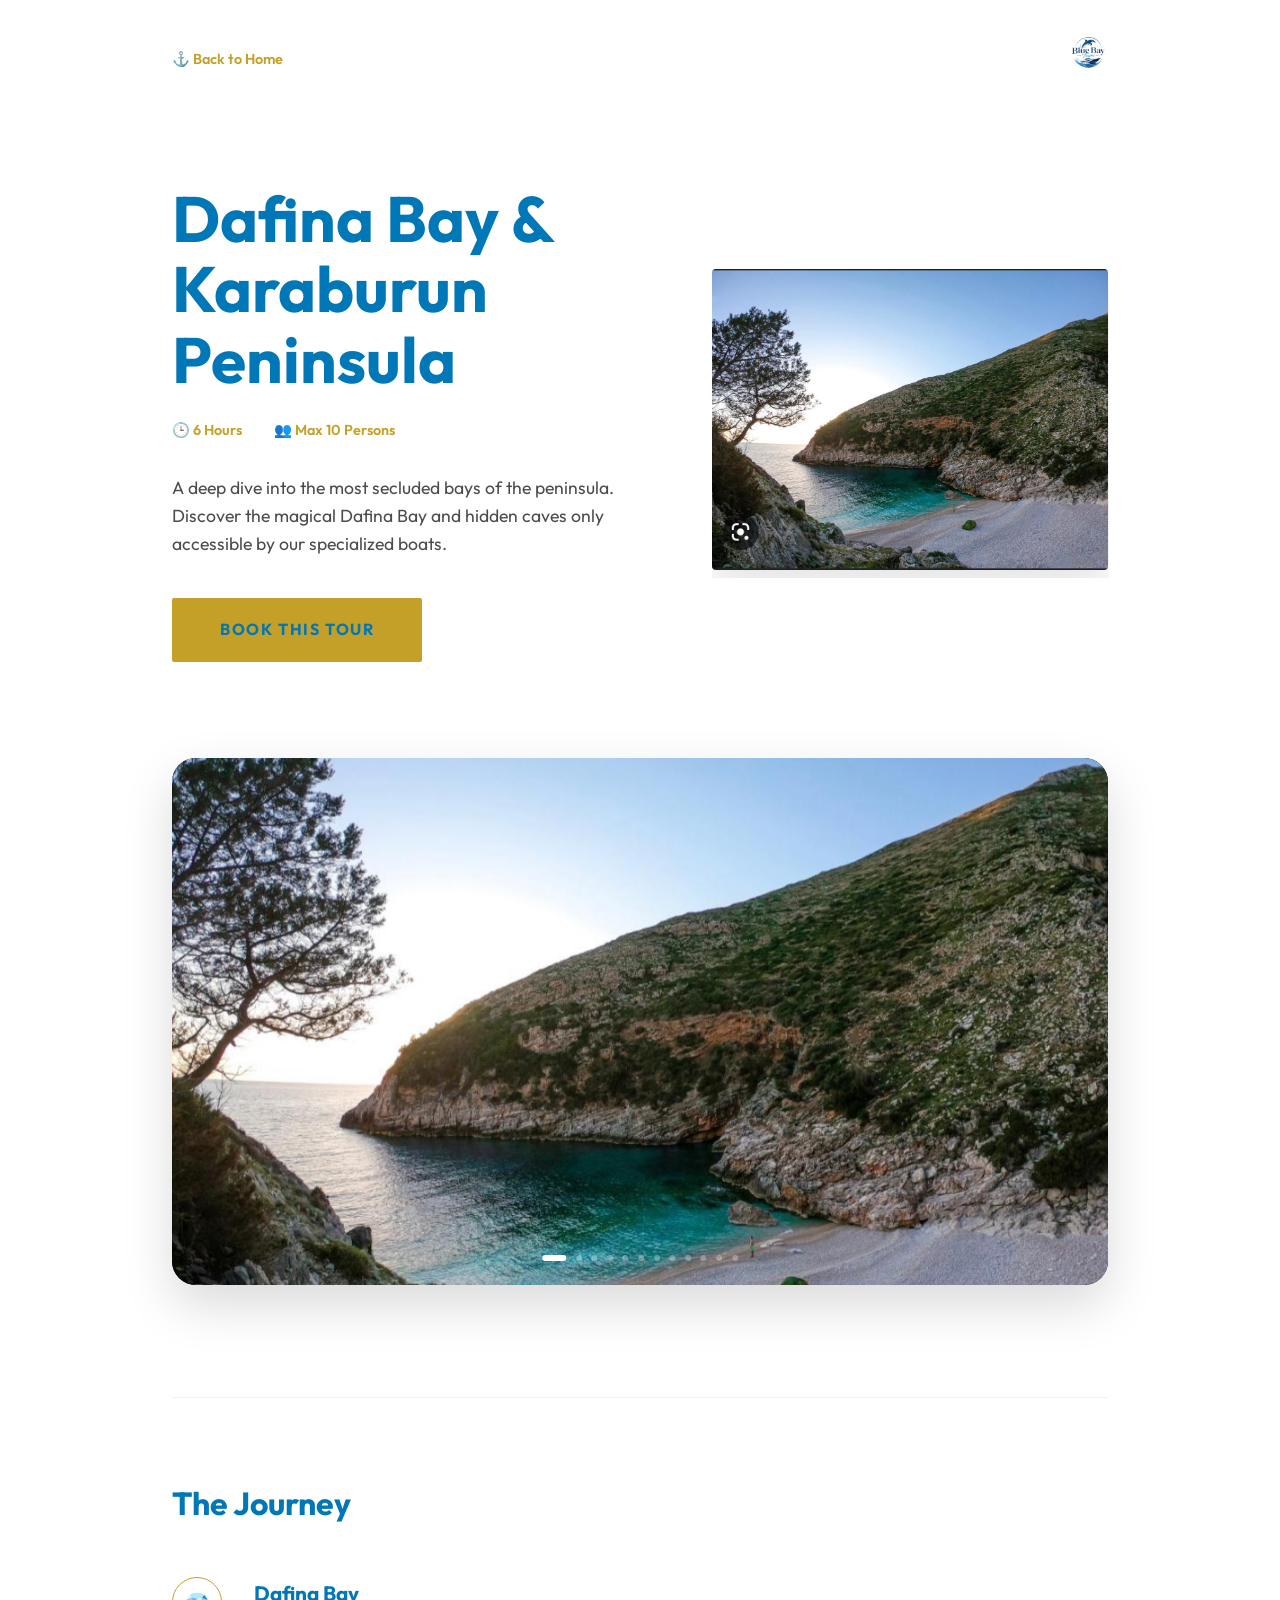
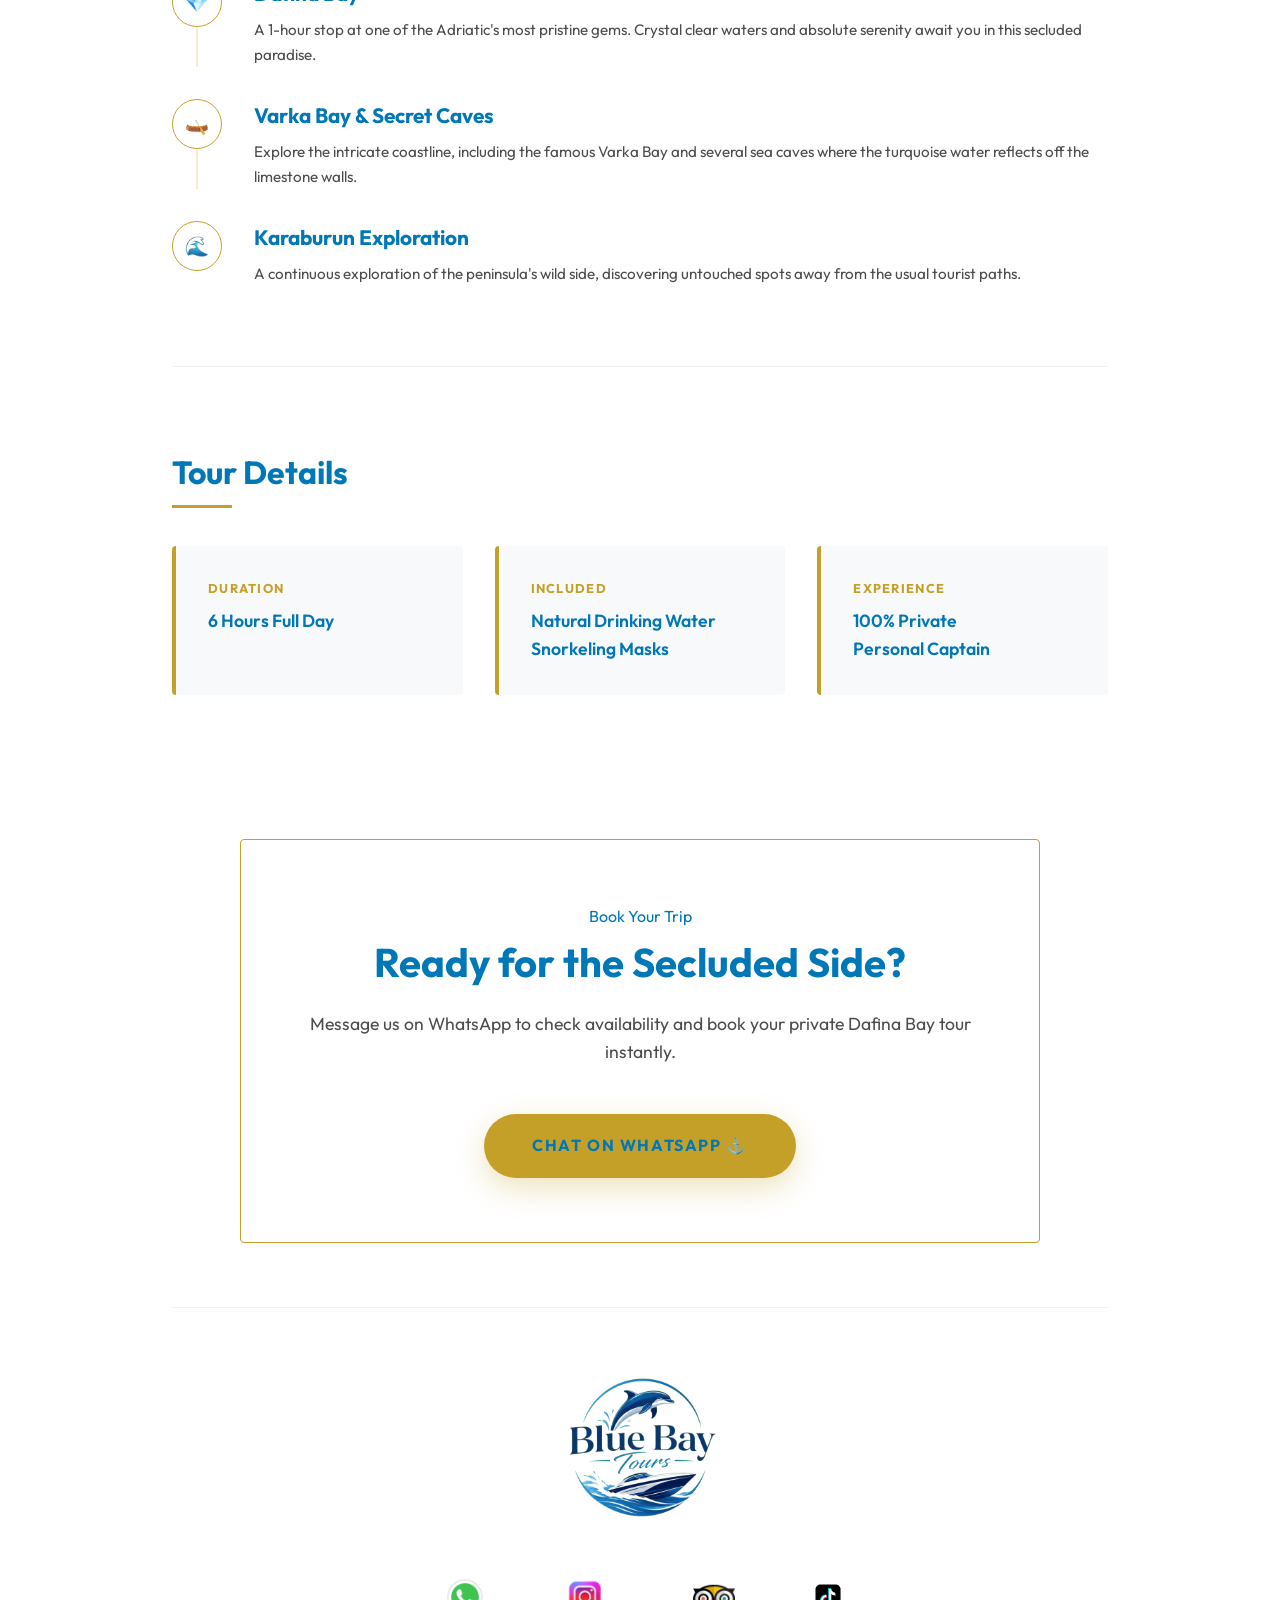
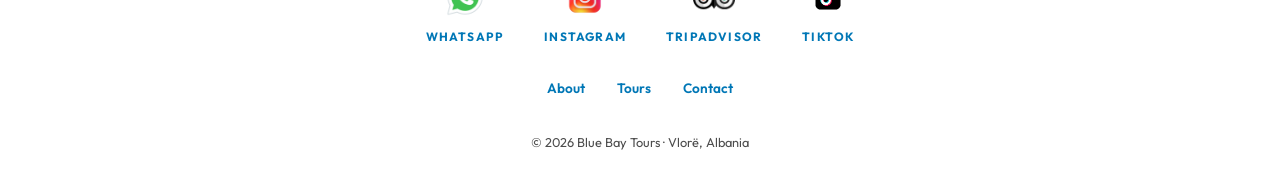
<file: dafina-bay-tour.html>
<!DOCTYPE html>
<html lang="en">
<head>
<meta charset="UTF-8">
<meta name="viewport" content="width=device-width, initial-scale=1.0">
<title>Dafina Bay & Karaburun Peninsula – Blue Bay Tours</title>
<link href="https://fonts.googleapis.com/css2?family=Outfit:wght@300;400;500;600;700&display=swap" rel="stylesheet">
<style>
  :root {
    --pearl: #FFFFFF;
    --navy: #0077B6;
    --gold: #C5A028;
    --gold-light: #E0C158;
    --white: #FFFFFF;
    --black: #000000;
    --white-dim: rgba(0, 0, 0, 0.7);
    --font-main: 'Outfit', sans-serif;
    --transition: 0.5s cubic-bezier(0.23, 1, 0.32, 1);
  }
  *, *::before, *::after { margin: 0; padding: 0; box-sizing: border-box; }
  body {
    background: var(--white);
    color: var(--navy);
    font-family: var(--font-main);
    line-height: 1.6;
    overflow-x: hidden;
  }
  .container { max-width: 1000px; margin: 0 auto; padding: 0 2rem; }
  
  header { padding: 2rem 0; display: flex; align-items: center; justify-content: space-between; }
  .back-link { text-decoration: none; color: var(--gold); font-weight: 600; font-size: 0.9rem; display: flex; align-items: center; gap: 0.5rem; transition: transform 0.3s; }
  .back-link:hover { transform: translateX(-5px); }
  
  .tour-hero { padding: 4rem 0; display: grid; grid-template-columns: 1.2fr 1fr; gap: 4rem; align-items: center; }
  .hero-content h1 { font-size: clamp(2.5rem, 5vw, 4rem); line-height: 1.1; margin-bottom: 1.5rem; font-weight: 700; color: var(--navy); }
  .hero-meta { display: flex; gap: 2rem; margin-bottom: 2rem; }
  .meta-item { display: flex; align-items: center; gap: 0.6rem; font-size: 0.9rem; font-weight: 600; color: var(--gold); }
  .hero-img { width: 100%; border-radius: 4px; box-shadow: 0 20px 40px rgba(0,0,0,0.1); }
  
  .tour-section { padding: 5rem 0; border-top: 1px solid rgba(0,0,0,0.05); }
  .section-title { margin-bottom: 3rem; font-size: 2rem; position: relative; }
  .section-title::after { content: ''; position: absolute; bottom: -10px; left: 0; width: 60px; height: 3px; background: var(--gold); }
  
  /* ===== REVEAL ANIMATIONS ===== */
  .js-enabled .reveal {
    opacity: 0;
    will-change: transform, opacity, filter, clip-path;
    transition: all 1.2s cubic-bezier(0.16, 1, 0.3, 1);
  }
  .js-enabled .reveal-up { transform: translateY(50px); }
  .js-enabled .reveal-left { transform: translateX(-50px); }
  .js-enabled .reveal-right { transform: translateX(50px); }
  .js-enabled .reveal-scale { transform: scale(0.95); }
  .js-enabled .reveal-blur { filter: blur(8px); }
  
  .mask-wrap { overflow: hidden; display: block; }
  .js-enabled .reveal-mask { transform: translateY(100%); }
  
  .js-enabled .reveal-clip { clip-path: inset(100% 0 0 0); }
  
  .reveal.visible {
    opacity: 1 !important;
    transform: translate(0) scale(1) !important;
    filter: blur(0) !important;
    clip-path: inset(0 0 0 0) !important;
  }
  
  .itinerary { display: flex; flex-direction: column; gap: 2rem; }
  .itinerary-item { display: flex; gap: 2rem; position: relative; }
  .itinerary-item::before { content: ''; position: absolute; left: 24px; top: 50px; bottom: -30px; width: 2px; background: rgba(197, 160, 40, 0.2); }
  .itinerary-item:last-child::before { display: none; }
  .itinerary-icon { width: 50px; height: 50px; background: var(--white); color: var(--gold); border: 1px solid var(--gold); border-radius: 50%; display: flex; align-items: center; justify-content: center; font-size: 1.2rem; flex-shrink: 0; z-index: 2; }
  .itinerary-text h3 { margin-bottom: 0.5rem; font-size: 1.3rem; }
  .itinerary-text p { color: var(--white-dim); font-size: 0.95rem; }
  
  .info-grid { display: grid; grid-template-columns: repeat(auto-fit, minmax(200px, 1fr)); gap: 2rem; }
  .info-card { background: #F8F9FA; padding: 2rem; border-radius: 4px; border-left: 4px solid var(--gold); }
  .info-card h4 { font-size: 0.8rem; text-transform: uppercase; letter-spacing: 0.1em; color: var(--gold); margin-bottom: 0.5rem; }
  .info-card p { font-size: 1.1rem; font-weight: 600; }
  
  .booking-box { background: var(--white); color: var(--navy); padding: 4rem; border-radius: 4px; text-align: center; margin-top: 4rem; border: 1px solid var(--gold); }
  .btn-primary { background: var(--gold); color: var(--navy); text-decoration: none; padding: 1.2rem 3rem; border-radius: 2px; font-weight: 700; font-size: 1rem; text-transform: uppercase; letter-spacing: 0.1em; display: inline-block; transition: all var(--transition); }
  .btn-primary:hover { background: var(--gold-light); transform: translateY(-3px); box-shadow: 0 10px 30px rgba(197, 160, 40, 0.3); }

  @media (max-width: 900px) {
    .tour-hero { grid-template-columns: 1fr; gap: 2rem; text-align: center; }
    .hero-meta { justify-content: center; }
    .hero-content { order: 2; }
    .hero-img-wrap { order: 1; }
    .booking-box { padding: 3rem 2rem; }
    .info-grid { grid-template-columns: 1fr; }
  }

  .footer-socials {
    display: flex;
    justify-content: center;
    gap: 2.5rem;
    margin-bottom: 2rem;
  }
  .social-item {
    display: flex;
    flex-direction: column;
    align-items: center;
    text-decoration: none;
    color: var(--navy);
    transition: transform 0.3s ease;
    gap: 0.6rem;
  }
  .social-item:hover {
    transform: translateY(-5px);
  }
  .social-item img {
    width: 42px;
    height: auto;
  }
  .social-item span {
    font-size: 0.75rem;
    font-weight: 700;
    text-transform: uppercase;
    letter-spacing: 0.1em;
  }
</style>


<link rel="stylesheet" href="apple-slideshow.css">
</head>
<body>

<div class="container">
  <header>
    <a href="index.html" class="back-link">⚓ Back to Home</a>
    <div style="margin-bottom: 0.5rem;"><img src="logo.png" alt="Blue Bay Tours Logo" style="height: 40px; width: auto;"></div>
  </header>

  <section class="tour-hero">
    <div class="hero-content">
      <div class="mask-wrap">
        <h1 class="reveal reveal-mask">Dafina Bay &<br>Karaburun Peninsula</h1>
      </div>
      <div class="hero-meta reveal reveal-up">
        <div class="meta-item">🕒 6 Hours</div>
        <div class="meta-item">👥 Max 10 Persons</div>
      </div>
      <p class="reveal reveal-up" style="font-size: 1.1rem; color: var(--white-dim); margin-bottom: 2.5rem;">A deep dive into the most secluded bays of the peninsula. Discover the magical Dafina Bay and hidden caves only accessible by our specialized boats.</p>
      <a href="#book" class="btn-primary reveal reveal-up">Book This Tour</a>
    </div>
    <div class="hero-img-wrap reveal reveal-clip" data-tour-id="dafina">
      <img src="dafina bay/display photo.jpeg" alt="Dafina Bay" class="hero-img">
    </div>
  </section>

  <!-- APPLE-STYLE SLIDESHOW SECTION -->
  <section class="tour-section" style="padding-top: 0; border: none;">
    <div id="apple-slideshow" data-tour-id="dafina" data-tour-name="Dafina Bay"></div>
  </section>

  <section class="tour-section">
    <div class="mask-wrap">
      <h2 class="section-title reveal reveal-mask">The Journey</h2>
    </div>
    <div class="itinerary reveal-grid">
      <div class="itinerary-item reveal reveal-up">
        <div class="itinerary-icon">💎</div>
        <div class="itinerary-text">
          <h3>Dafina Bay</h3>
          <p>A 1-hour stop at one of the Adriatic's most pristine gems. Crystal clear waters and absolute serenity await you in this secluded paradise.</p>
        </div>
      </div>
      <div class="itinerary-item reveal reveal-up">
        <div class="itinerary-icon">🛶</div>
        <div class="itinerary-text">
          <h3>Varka Bay & Secret Caves</h3>
          <p>Explore the intricate coastline, including the famous Varka Bay and several sea caves where the turquoise water reflects off the limestone walls.</p>
        </div>
      </div>
      <div class="itinerary-item reveal reveal-up">
        <div class="itinerary-icon">🌊</div>
        <div class="itinerary-text">
          <h3>Karaburun Exploration</h3>
          <p>A continuous exploration of the peninsula's wild side, discovering untouched spots away from the usual tourist paths.</p>
        </div>
      </div>
    </div>
  </section>

  <section class="tour-section">
    <h2 class="section-title">Tour Details</h2>
    <div class="info-grid">
      <div class="info-card">
        <h4>Duration</h4>
        <p>6 Hours Full Day</p>
      </div>
      <div class="info-card">
        <h4>Included</h4>
        <p>Natural Drinking Water</p>
        <p>Snorkeling Masks</p>
      </div>
      <div class="info-card">
        <h4>Experience</h4>
        <p>100% Private</p>
        <p>Personal Captain</p>
      </div>
    </div>
  </section>



  <section class="booking-box reveal" id="book" style="text-align: center; max-width: 800px; margin: 4rem auto;">
    <span class="section-label">Book Your Trip</span>
    <h2 style="font-family: var(--font-display); font-size: 2.5rem; color: var(--navy); margin-bottom: 1rem;">Ready for the Secluded Side?</h2>
    <p style="color: var(--white-dim); font-size: 1.1rem; margin-bottom: 3rem;">Message us on WhatsApp to check availability and book your private Dafina Bay tour instantly.</p>
    <a href="https://wa.me/355692242662?text=I'm%20interested%20in%20the%20Dafina%20Bay%20Tour" target="_blank" class="btn-primary" style="padding: 1.2rem 3rem; border-radius: 50px; font-size: 1rem; box-shadow: 0 10px 30px rgba(197, 160, 40, 0.3);">Chat on WhatsApp ⚓</a>
  </section>

  <footer style="padding: 3rem 0 2rem; text-align: center; border-top: 1px solid rgba(0,0,0,0.05); margin-top: 4rem;">
    <div style="margin-bottom: 2rem;"><img src="logo.png" alt="Blue Bay Tours Logo" style="height: 180px; width: auto;"></div>
    
    <div class="footer-socials">
      <a href="https://wa.me/355692242662" target="_blank" class="social-item">
        <img src="icons8-whatsapp-96.png" alt="WhatsApp">
        <span>WhatsApp</span>
      </a>
      <a href="https://www.instagram.com/blue_bay_tour/" target="_blank" class="social-item">
        <img src="icons8-instagram-94.png" alt="Instagram">
        <span>Instagram</span>
      </a>
      <a href="https://www.tripadvisor.com/Attraction_Review-g678774-d33150399-Reviews-Blue_Bay_Tours_Vlora-Vlore_Vlore_County.html" target="_blank" class="social-item">
        <img src="icons8-tripadvisor-96.png" alt="TripAdvisor">
        <span>TripAdvisor</span>
      </a>
      <a href="https://www.tiktok.com/@blue_bay_tours" target="_blank" class="social-item">
        <img src="tik tok.png" alt="TikTok">
        <span>TikTok</span>
      </a>
    </div>

    <div style="display: flex; justify-content: center; gap: 2rem; margin-bottom: 2rem;">
      <a href="index.html#about" style="color: var(--navy); text-decoration: none; font-size: 0.85rem; font-weight: 600;">About</a>
      <a href="index.html#tours" style="color: var(--navy); text-decoration: none; font-size: 0.85rem; font-weight: 600;">Tours</a>
      <a href="index.html#contact" style="color: var(--navy); text-decoration: none; font-size: 0.85rem; font-weight: 600;">Contact</a>
    </div>
    <p style="color: var(--white-dim); font-size: 0.8rem;">&copy; 2026 Blue Bay Tours · Vlorë, Albania</p>
  </footer>

</div>

<script>
  document.documentElement.classList.add('js-enabled');
  const io = new IntersectionObserver((entries) => {
    entries.forEach(e => {
      if (e.isIntersecting) {
        revealElement(e.target);
        io.unobserve(e.target);
      }
    });
  }, { threshold: 0.01 });

  function revealElement(el) {
    el.classList.add('visible');
    if (el.classList.contains('reveal-grid')) {
      Array.from(el.children).forEach((child, i) => {
        setTimeout(() => {
          child.classList.add('visible');
          child.style.opacity = '1';
          child.style.transform = 'translate(0) scale(1)';
          child.style.clipPath = 'inset(0 0 0 0)';
        }, i * 150);
      });
    }
  }

  document.querySelectorAll('.reveal').forEach(el => {
    const rect = el.getBoundingClientRect();
    if (rect.top < window.innerHeight && rect.bottom > 0) revealElement(el);
    else io.observe(el);
  });
</script>

<!-- Dynamic Gallery Scripts -->
<script src="gallery-config.js"></script>
<script src="apple-slideshow.js"></script>
<script src="gallery.js"></script>

</body>
</html>
</file>
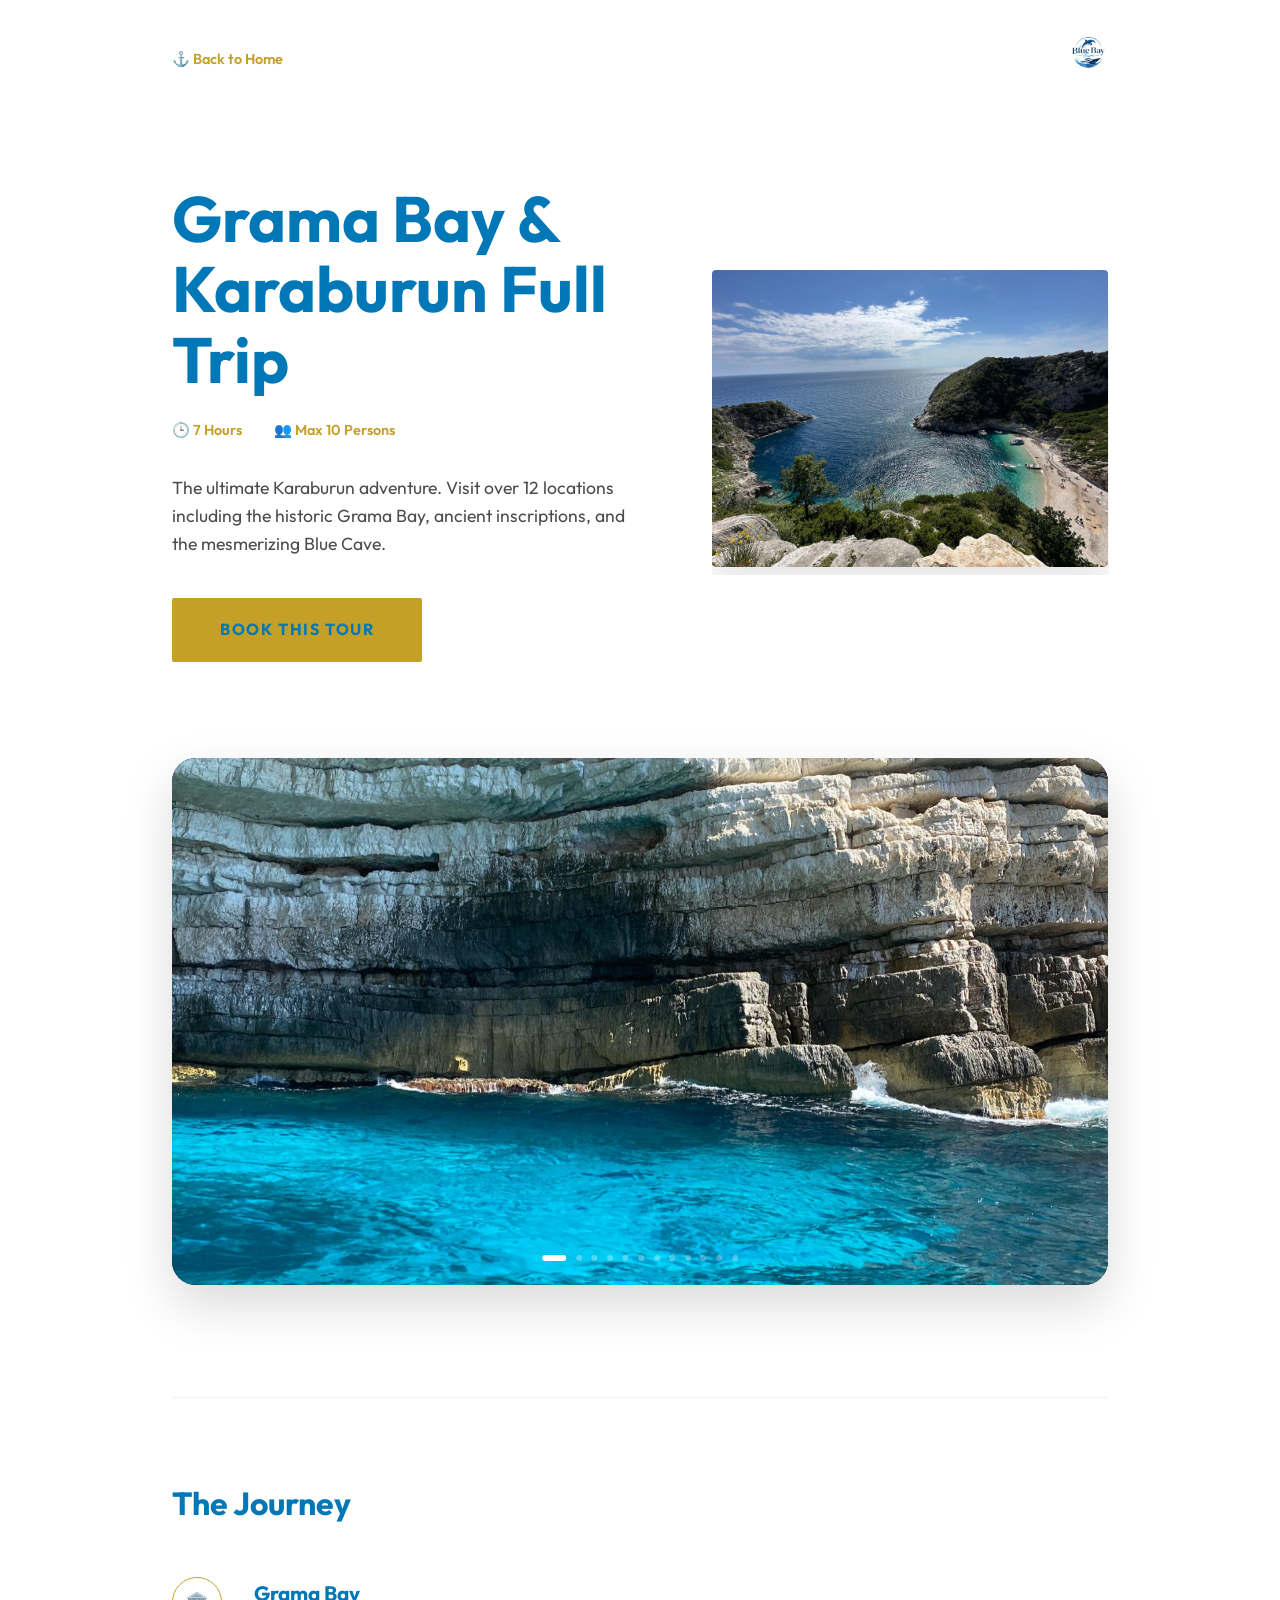
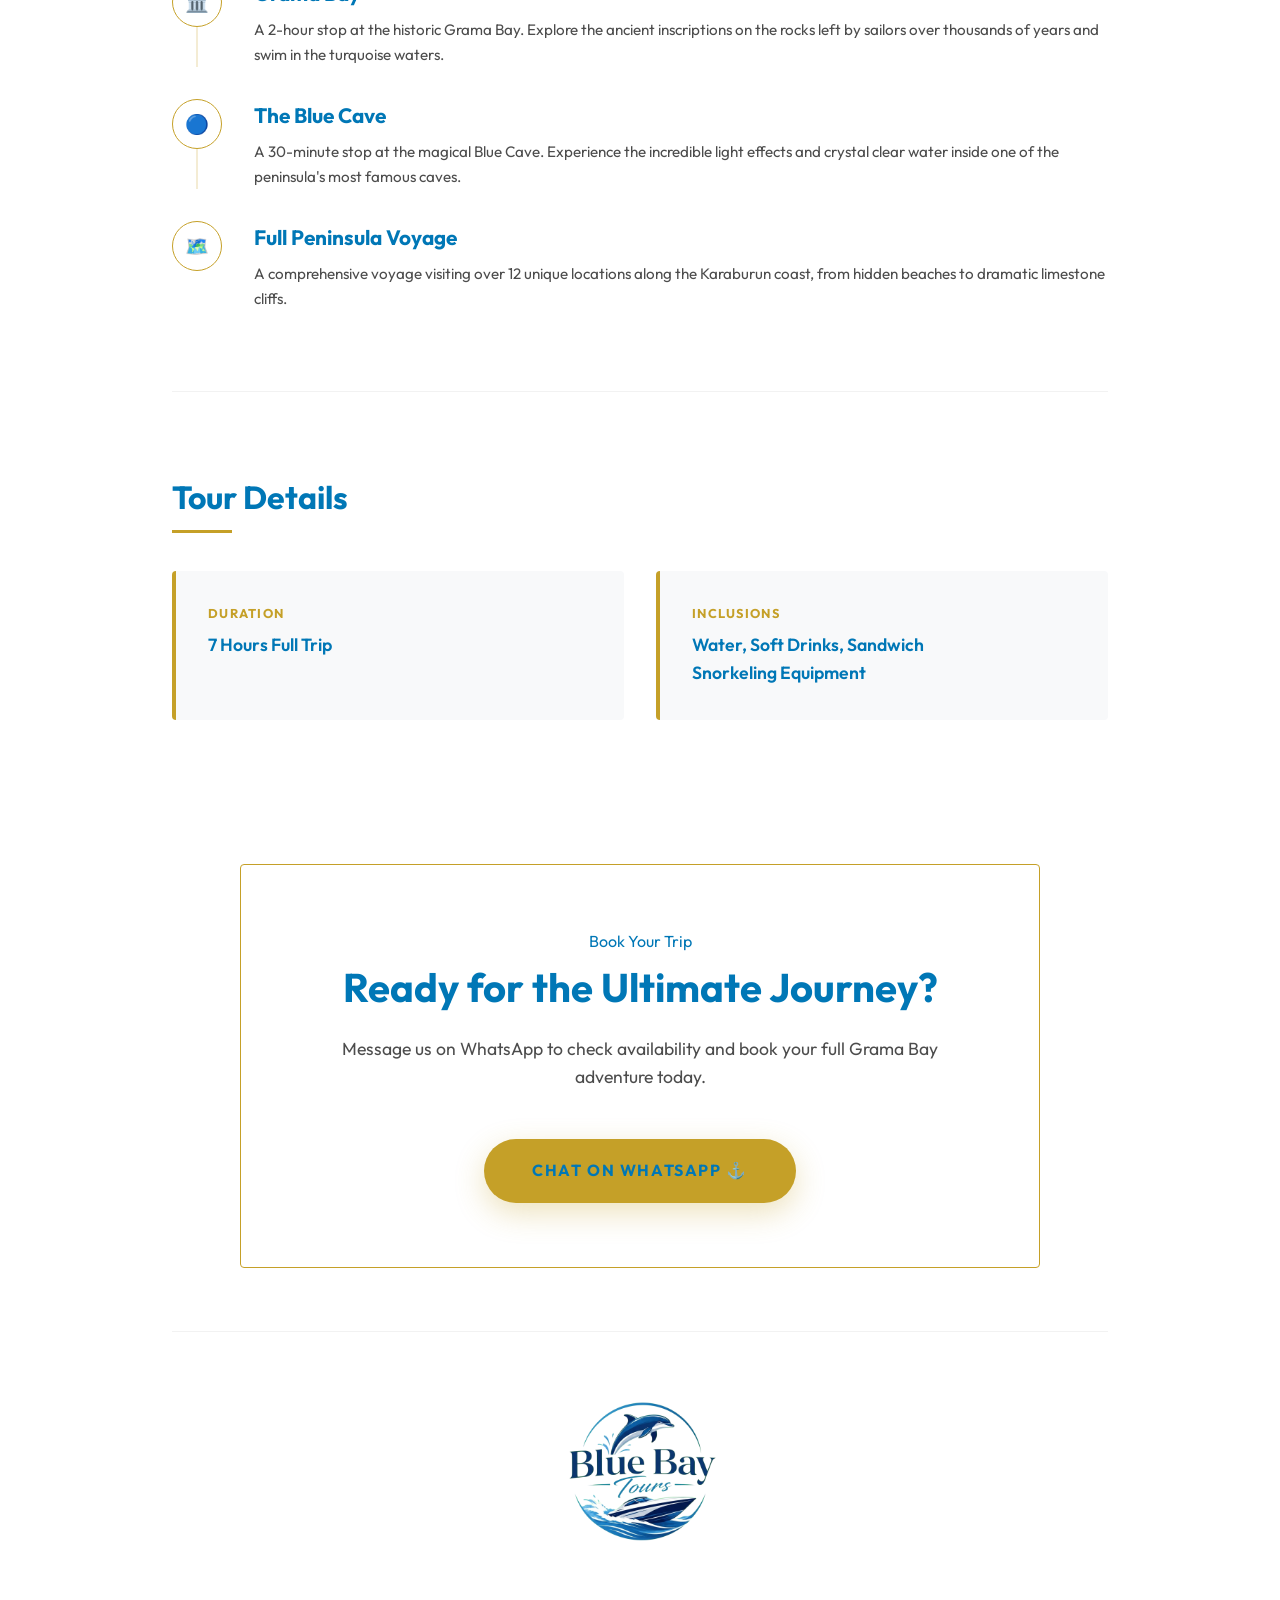
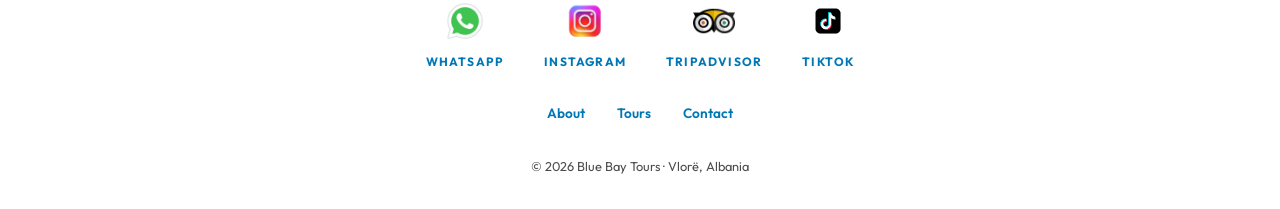
<file: grama-bay-tour.html>
<!DOCTYPE html>
<html lang="en">
<head>
<meta charset="UTF-8">
<meta name="viewport" content="width=device-width, initial-scale=1.0">
<title>Grama Bay & Karaburun Full Trip – Blue Bay Tours</title>
<link href="https://fonts.googleapis.com/css2?family=Outfit:wght@300;400;500;600;700&display=swap" rel="stylesheet">
<style>
  :root {
    --pearl: #FFFFFF;
    --navy: #0077B6;
    --gold: #C5A028;
    --gold-light: #E0C158;
    --white: #FFFFFF;
    --black: #000000;
    --white-dim: rgba(0, 0, 0, 0.7);
    --font-main: 'Outfit', sans-serif;
    --transition: 0.5s cubic-bezier(0.23, 1, 0.32, 1);
  }
  *, *::before, *::after { margin: 0; padding: 0; box-sizing: border-box; }
  body {
    background: var(--white);
    color: var(--navy);
    font-family: var(--font-main);
    line-height: 1.6;
    overflow-x: hidden;
  }
  .container { max-width: 1000px; margin: 0 auto; padding: 0 2rem; }
  
  header { padding: 2rem 0; display: flex; align-items: center; justify-content: space-between; }
  .back-link { text-decoration: none; color: var(--gold); font-weight: 600; font-size: 0.9rem; display: flex; align-items: center; gap: 0.5rem; transition: transform 0.3s; }
  .back-link:hover { transform: translateX(-5px); }
  
  .tour-hero { padding: 4rem 0; display: grid; grid-template-columns: 1.2fr 1fr; gap: 4rem; align-items: center; }
  .hero-content h1 { font-size: clamp(2.5rem, 5vw, 4rem); line-height: 1.1; margin-bottom: 1.5rem; font-weight: 700; color: var(--navy); }
  .hero-meta { display: flex; gap: 2rem; margin-bottom: 2rem; }
  .meta-item { display: flex; align-items: center; gap: 0.6rem; font-size: 0.9rem; font-weight: 600; color: var(--gold); }
  .hero-img { width: 100%; border-radius: 4px; box-shadow: 0 20px 40px rgba(0,0,0,0.1); }
  
  .tour-section { padding: 5rem 0; border-top: 1px solid rgba(0,0,0,0.05); }
  .section-title { margin-bottom: 3rem; font-size: 2rem; position: relative; }
  .section-title::after { content: ''; position: absolute; bottom: -10px; left: 0; width: 60px; height: 3px; background: var(--gold); }
  
  /* ===== REVEAL ANIMATIONS ===== */
  .js-enabled .reveal {
    opacity: 0;
    will-change: transform, opacity, filter, clip-path;
    transition: all 1.2s cubic-bezier(0.16, 1, 0.3, 1);
  }
  .js-enabled .reveal-up { transform: translateY(50px); }
  .js-enabled .reveal-left { transform: translateX(-50px); }
  .js-enabled .reveal-right { transform: translateX(50px); }
  .js-enabled .reveal-scale { transform: scale(0.95); }
  .js-enabled .reveal-blur { filter: blur(8px); }
  
  .mask-wrap { overflow: hidden; display: block; }
  .js-enabled .reveal-mask { transform: translateY(100%); }
  
  .js-enabled .reveal-clip { clip-path: inset(100% 0 0 0); }
  
  .reveal.visible {
    opacity: 1 !important;
    transform: translate(0) scale(1) !important;
    filter: blur(0) !important;
    clip-path: inset(0 0 0 0) !important;
  }
  
  .itinerary { display: flex; flex-direction: column; gap: 2rem; }
  .itinerary-item { display: flex; gap: 2rem; position: relative; }
  .itinerary-item::before { content: ''; position: absolute; left: 24px; top: 50px; bottom: -30px; width: 2px; background: rgba(197, 160, 40, 0.2); }
  .itinerary-item:last-child::before { display: none; }
  .itinerary-icon { width: 50px; height: 50px; background: var(--white); color: var(--gold); border: 1px solid var(--gold); border-radius: 50%; display: flex; align-items: center; justify-content: center; font-size: 1.2rem; flex-shrink: 0; z-index: 2; }
  .itinerary-text h3 { margin-bottom: 0.5rem; font-size: 1.3rem; }
  .itinerary-text p { color: var(--white-dim); font-size: 0.95rem; }
  
  .info-grid { display: grid; grid-template-columns: repeat(auto-fit, minmax(200px, 1fr)); gap: 2rem; }
  .info-card { background: #F8F9FA; padding: 2rem; border-radius: 4px; border-left: 4px solid var(--gold); }
  .info-card h4 { font-size: 0.8rem; text-transform: uppercase; letter-spacing: 0.1em; color: var(--gold); margin-bottom: 0.5rem; }
  .info-card p { font-size: 1.1rem; font-weight: 600; }
  
  .booking-box { background: var(--white); color: var(--navy); padding: 4rem; border-radius: 4px; text-align: center; margin-top: 4rem; border: 1px solid var(--gold); }
  .btn-primary { background: var(--gold); color: var(--navy); text-decoration: none; padding: 1.2rem 3rem; border-radius: 2px; font-weight: 700; font-size: 1rem; text-transform: uppercase; letter-spacing: 0.1em; display: inline-block; transition: all var(--transition); }
  .btn-primary:hover { background: var(--gold-light); transform: translateY(-3px); box-shadow: 0 10px 30px rgba(197, 160, 40, 0.3); }

  @media (max-width: 900px) {
    .tour-hero { grid-template-columns: 1fr; gap: 2rem; text-align: center; }
    .hero-meta { justify-content: center; }
    .hero-content { order: 2; }
    .hero-img-wrap { order: 1; }
    .booking-box { padding: 3rem 2rem; }
    .info-grid { grid-template-columns: 1fr; }
  }

  .footer-socials {
    display: flex;
    justify-content: center;
    gap: 2.5rem;
    margin-bottom: 2rem;
  }
  .social-item {
    display: flex;
    flex-direction: column;
    align-items: center;
    text-decoration: none;
    color: var(--navy);
    transition: transform 0.3s ease;
    gap: 0.6rem;
  }
  .social-item:hover {
    transform: translateY(-5px);
  }
  .social-item img {
    width: 42px;
    height: auto;
  }
  .social-item span {
    font-size: 0.75rem;
    font-weight: 700;
    text-transform: uppercase;
    letter-spacing: 0.1em;
  }
</style>

<link rel="stylesheet" href="apple-slideshow.css">
</head>
<body>

<div class="container">
  <header>
    <a href="index.html" class="back-link">⚓ Back to Home</a>
    <div style="margin-bottom: 0.5rem;"><img src="logo.png" alt="Blue Bay Tours Logo" style="height: 40px; width: auto;"></div>
  </header>

  <section class="tour-hero">
    <div class="hero-content">
      <div class="mask-wrap">
        <h1 class="reveal reveal-mask">Grama Bay &<br>Karaburun Full Trip</h1>
      </div>
      <div class="hero-meta reveal reveal-up">
        <div class="meta-item">🕒 7 Hours</div>
        <div class="meta-item">👥 Max 10 Persons</div>
      </div>
      <p class="reveal reveal-up" style="font-size: 1.1rem; color: var(--white-dim); margin-bottom: 2.5rem;">The ultimate Karaburun adventure. Visit over 12 locations including the historic Grama Bay, ancient inscriptions, and the mesmerizing Blue Cave.</p>
      <a href="#book" class="btn-primary reveal reveal-up">Book This Tour</a>
    </div>
    <div class="hero-img-wrap reveal reveal-clip" data-tour-id="grama">
      <img src="grama bay/display photo grama.jpeg" alt="Grama Bay" class="hero-img">
    </div>
  </section>

  <!-- APPLE-STYLE SLIDESHOW SECTION -->
  <section class="tour-section" style="padding-top: 0; border: none;">
    <div id="apple-slideshow" data-tour-id="grama" data-tour-name="Grama Bay"></div>
  </section>

  <section class="tour-section">
    <div class="mask-wrap">
      <h2 class="section-title reveal reveal-mask">The Journey</h2>
    </div>
    <div class="itinerary reveal-grid">
      <div class="itinerary-item reveal reveal-up">
        <div class="itinerary-icon">🏛️</div>
        <div class="itinerary-text">
          <h3>Grama Bay</h3>
          <p>A 2-hour stop at the historic Grama Bay. Explore the ancient inscriptions on the rocks left by sailors over thousands of years and swim in the turquoise waters.</p>
        </div>
      </div>
      <div class="itinerary-item reveal reveal-up">
        <div class="itinerary-icon">🔵</div>
        <div class="itinerary-text">
          <h3>The Blue Cave</h3>
          <p>A 30-minute stop at the magical Blue Cave. Experience the incredible light effects and crystal clear water inside one of the peninsula's most famous caves.</p>
        </div>
      </div>
      <div class="itinerary-item reveal reveal-up">
        <div class="itinerary-icon">🗺️</div>
        <div class="itinerary-text">
          <h3>Full Peninsula Voyage</h3>
          <p>A comprehensive voyage visiting over 12 unique locations along the Karaburun coast, from hidden beaches to dramatic limestone cliffs.</p>
        </div>
      </div>
    </div>
  </section>

  <section class="tour-section">
    <h2 class="section-title">Tour Details</h2>
    <div class="info-grid">
      <div class="info-card">
        <h4>Duration</h4>
        <p>7 Hours Full Trip</p>
      </div>
      <div class="info-card">
        <h4>Inclusions</h4>
        <p>Water, Soft Drinks, Sandwich</p>
        <p>Snorkeling Equipment</p>
      </div>
    </div>
  </section>



  <section class="booking-box reveal" id="book" style="text-align: center; max-width: 800px; margin: 4rem auto;">
    <span class="section-label">Book Your Trip</span>
    <h2 style="font-family: var(--font-display); font-size: 2.5rem; color: var(--navy); margin-bottom: 1rem;">Ready for the Ultimate Journey?</h2>
    <p style="color: var(--white-dim); font-size: 1.1rem; margin-bottom: 3rem;">Message us on WhatsApp to check availability and book your full Grama Bay adventure today.</p>
    <a href="https://wa.me/355692242662?text=I'm%20interested%20in%20the%20Grama%20Bay%20Full%20Trip" target="_blank" class="btn-primary" style="padding: 1.2rem 3rem; border-radius: 50px; font-size: 1rem; box-shadow: 0 10px 30px rgba(197, 160, 40, 0.3);">Chat on WhatsApp ⚓</a>
  </section>

  <footer style="padding: 3rem 0 2rem; text-align: center; border-top: 1px solid rgba(0,0,0,0.05); margin-top: 4rem;">
    <div style="margin-bottom: 2rem;"><img src="logo.png" alt="Blue Bay Tours Logo" style="height: 180px; width: auto;"></div>
    
    <div class="footer-socials">
      <a href="https://wa.me/355692242662" target="_blank" class="social-item">
        <img src="icons8-whatsapp-96.png" alt="WhatsApp">
        <span>WhatsApp</span>
      </a>
      <a href="https://www.instagram.com/blue_bay_tour/" target="_blank" class="social-item">
        <img src="icons8-instagram-94.png" alt="Instagram">
        <span>Instagram</span>
      </a>
      <a href="https://www.tripadvisor.com/Attraction_Review-g678774-d33150399-Reviews-Blue_Bay_Tours_Vlora-Vlore_Vlore_County.html" target="_blank" class="social-item">
        <img src="icons8-tripadvisor-96.png" alt="TripAdvisor">
        <span>TripAdvisor</span>
      </a>
      <a href="https://www.tiktok.com/@blue_bay_tours" target="_blank" class="social-item">
        <img src="tik tok.png" alt="TikTok">
        <span>TikTok</span>
      </a>
    </div>

    <div style="display: flex; justify-content: center; gap: 2rem; margin-bottom: 2rem;">
      <a href="index.html#about" style="color: var(--navy); text-decoration: none; font-size: 0.85rem; font-weight: 600;">About</a>
      <a href="index.html#tours" style="color: var(--navy); text-decoration: none; font-size: 0.85rem; font-weight: 600;">Tours</a>
      <a href="index.html#contact" style="color: var(--navy); text-decoration: none; font-size: 0.85rem; font-weight: 600;">Contact</a>
    </div>
    <p style="color: var(--white-dim); font-size: 0.8rem;">&copy; 2026 Blue Bay Tours · Vlorë, Albania</p>
  </footer>

</div>

<script>
  document.documentElement.classList.add('js-enabled');
  const io = new IntersectionObserver((entries) => {
    entries.forEach(e => {
      if (e.isIntersecting) {
        revealElement(e.target);
        io.unobserve(e.target);
      }
    });
  }, { threshold: 0.01 });

  function revealElement(el) {
    el.classList.add('visible');
    if (el.classList.contains('reveal-grid')) {
      Array.from(el.children).forEach((child, i) => {
        setTimeout(() => {
          child.classList.add('visible');
          child.style.opacity = '1';
          child.style.transform = 'translate(0) scale(1)';
          child.style.clipPath = 'inset(0 0 0 0)';
        }, i * 150);
      });
    }
  }

  document.querySelectorAll('.reveal').forEach(el => {
    const rect = el.getBoundingClientRect();
    if (rect.top < window.innerHeight && rect.bottom > 0) revealElement(el);
    else io.observe(el);
  });
</script>

<!-- Dynamic Gallery Scripts -->
<script src="gallery-config.js"></script>
<script src="apple-slideshow.js"></script>
<script src="gallery.js"></script>

</body>
</html>
</file>
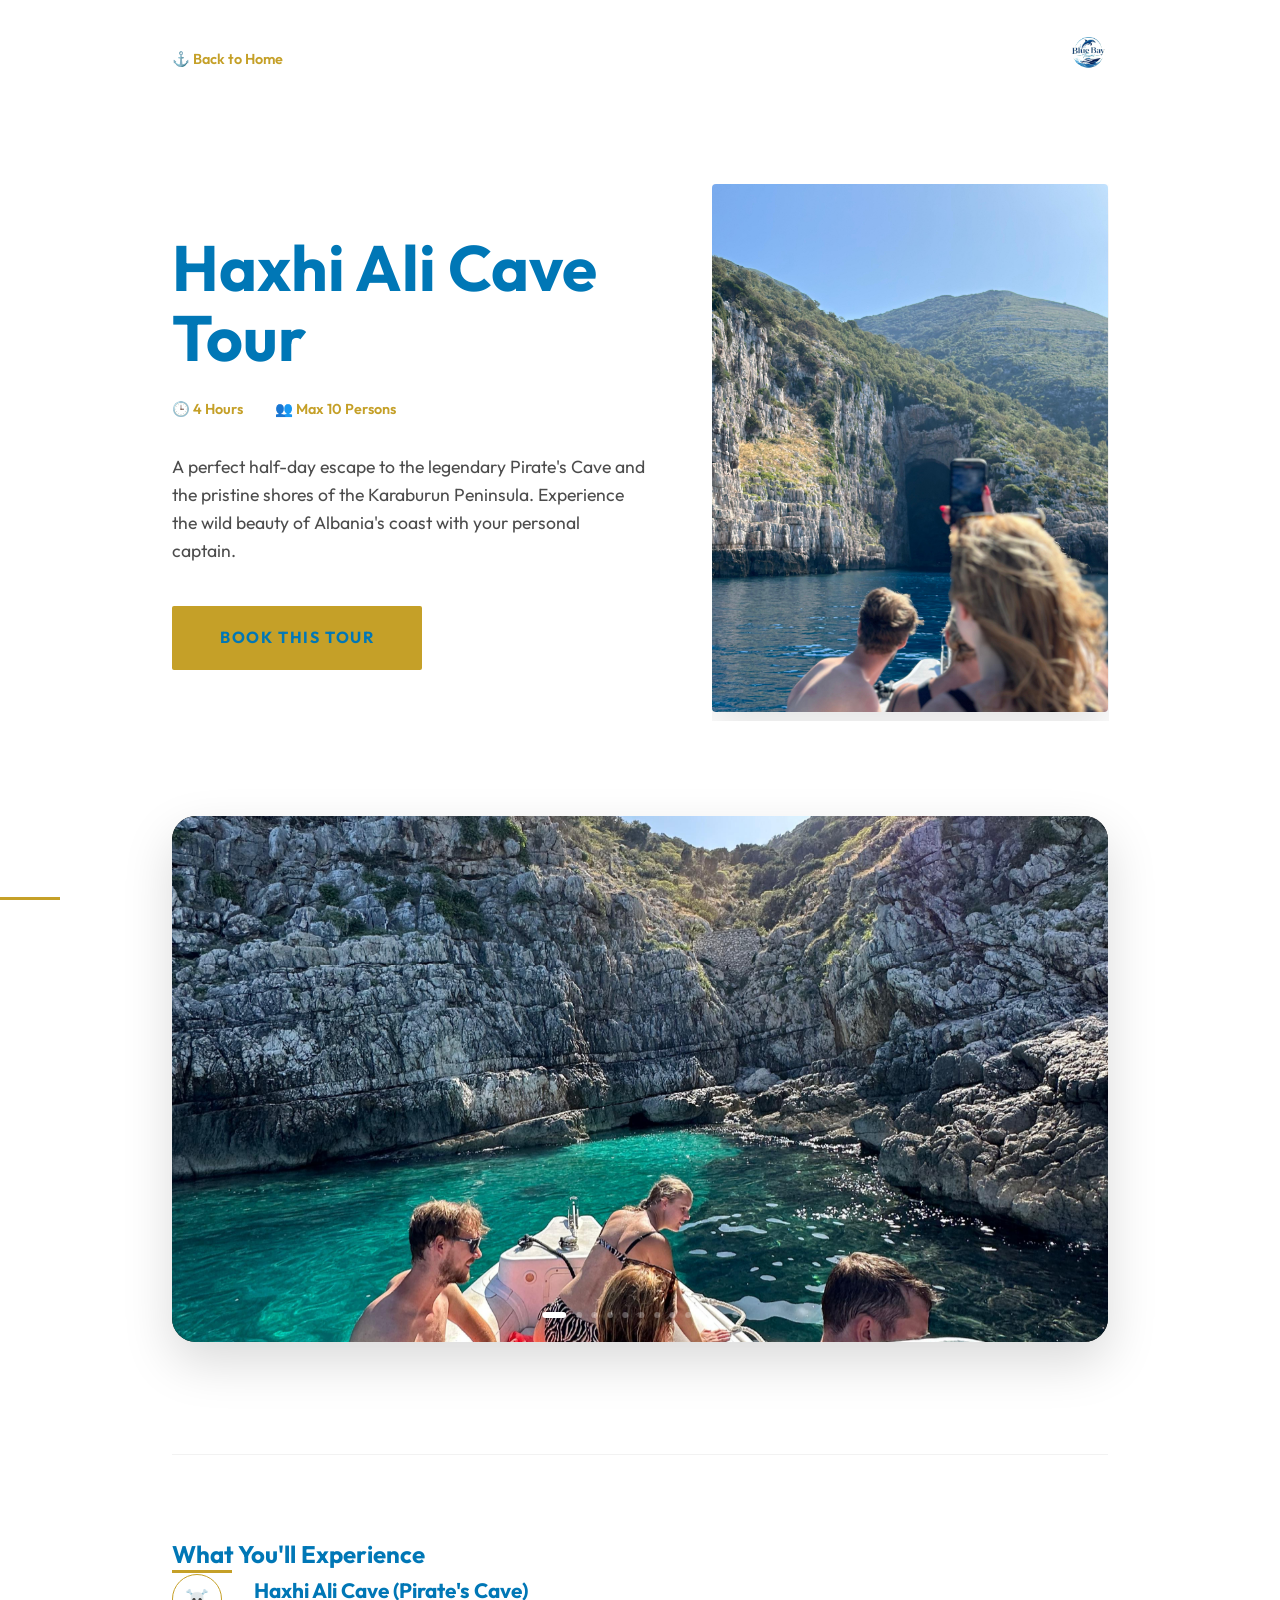
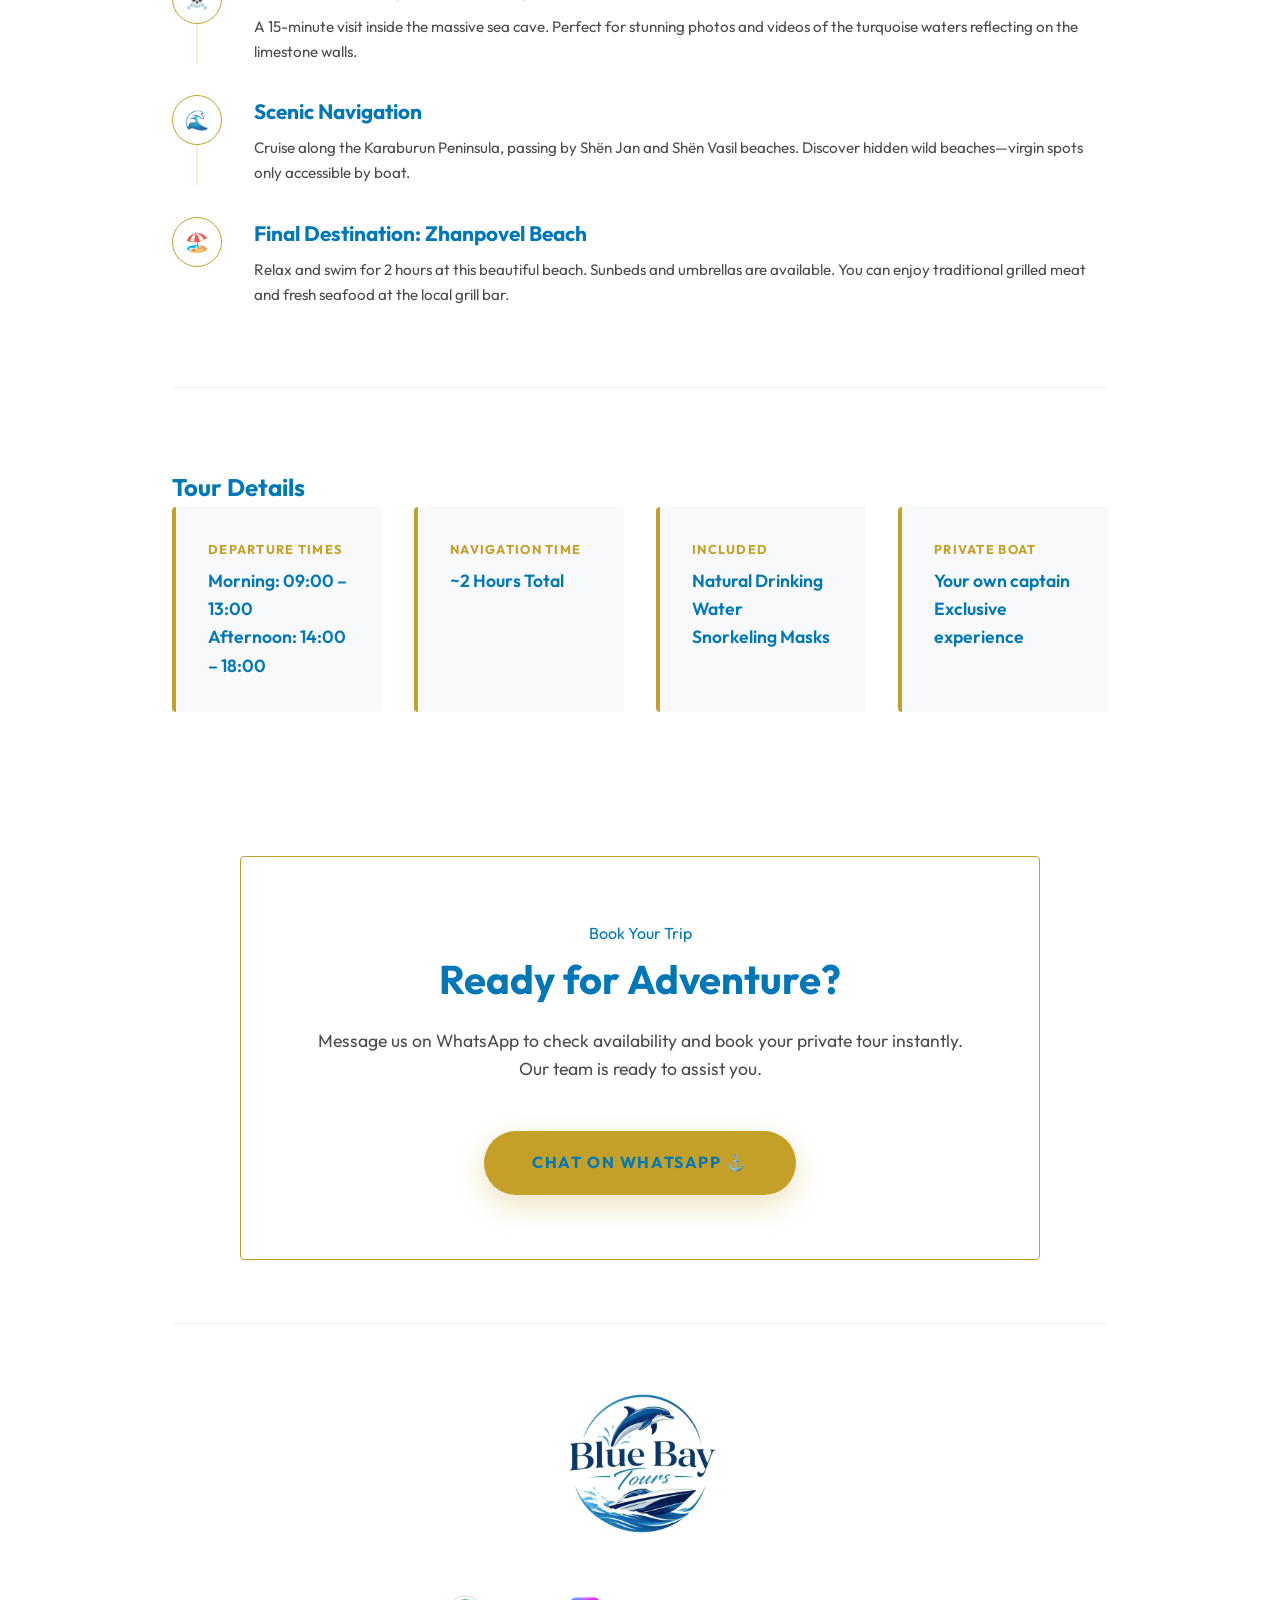
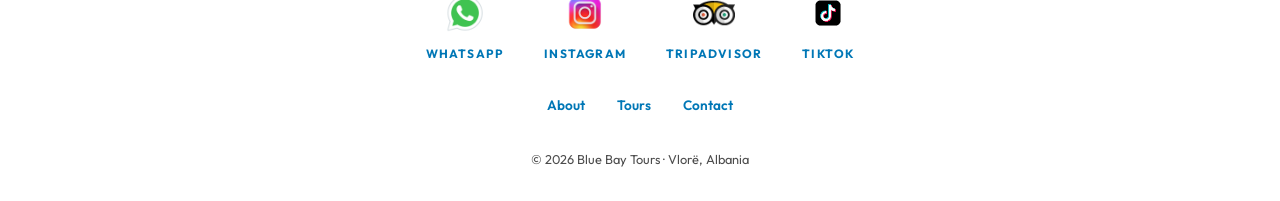
<file: haxhi-ali-tour.html>
<!DOCTYPE html>
<html lang="en">
<head>
<meta charset="UTF-8">
<meta name="viewport" content="width=device-width, initial-scale=1.0">
<title>Haxhi Ali Cave Tour – Blue Bay Tours</title>
<link href="https://fonts.googleapis.com/css2?family=Outfit:wght@300;400;500;600;700&display=swap" rel="stylesheet">
<style>
  :root {
    --pearl: #FFFFFF;
    --navy: #0077B6;
    --gold: #C5A028;
    --gold-light: #E0C158;
    --white: #FFFFFF;
    --black: #000000;
    --white-dim: rgba(0, 0, 0, 0.7);
    --font-main: 'Outfit', sans-serif;
    --transition: 0.5s cubic-bezier(0.23, 1, 0.32, 1);
  }
  *, *::before, *::after { margin: 0; padding: 0; box-sizing: border-box; }
  body {
    background: var(--white);
    color: var(--navy);
    font-family: var(--font-main);
    line-height: 1.6;
    overflow-x: hidden;
  }
  .container { max-width: 1000px; margin: 0 auto; padding: 0 2rem; }
  
  header { padding: 2rem 0; display: flex; align-items: center; justify-content: space-between; }
  .back-link { text-decoration: none; color: var(--gold); font-weight: 600; font-size: 0.9rem; display: flex; align-items: center; gap: 0.5rem; transition: transform 0.3s; }
  .back-link:hover { transform: translateX(-5px); }
  
  .tour-hero { padding: 4rem 0; display: grid; grid-template-columns: 1.2fr 1fr; gap: 4rem; align-items: center; }
  .hero-content h1 { font-size: clamp(2.5rem, 5vw, 4rem); line-height: 1.1; margin-bottom: 1.5rem; font-weight: 700; color: var(--navy); }
  .hero-meta { display: flex; gap: 2rem; margin-bottom: 2rem; }
  .meta-item { display: flex; align-items: center; gap: 0.6rem; font-size: 0.9rem; font-weight: 600; color: var(--gold); }
  .hero-img { width: 100%; border-radius: 4px; box-shadow: 0 20px 40px rgba(0,0,0,0.1); }
  
  .tour-section { padding: 5rem 0; border-top: 1px solid rgba(0,0,0,0.05); }
  .section-title::after { content: ''; position: absolute; bottom: 0; left: 0; width: 60px; height: 3px; background: var(--gold); }
  
  /* ===== REVEAL ANIMATIONS ===== */
  .js-enabled .reveal {
    opacity: 0;
    will-change: transform, opacity, filter, clip-path;
    transition: all 1.2s cubic-bezier(0.16, 1, 0.3, 1);
  }
  .js-enabled .reveal-up { transform: translateY(50px); }
  .js-enabled .reveal-left { transform: translateX(-50px); }
  .js-enabled .reveal-right { transform: translateX(50px); }
  .js-enabled .reveal-scale { transform: scale(0.95); }
  .js-enabled .reveal-blur { filter: blur(8px); }
  
  /* Mask Reveal */
  .mask-wrap { overflow: hidden; display: block; }
  .js-enabled .reveal-mask { transform: translateY(100%); }
  
  /* Image Reveal */
  .js-enabled .reveal-clip { clip-path: inset(100% 0 0 0); }
  
  .reveal.visible {
    opacity: 1 !important;
    transform: translate(0) scale(1) !important;
    filter: blur(0) !important;
    clip-path: inset(0 0 0 0) !important;
  }
  
  .reveal-delay-1 { transition-delay: 0.1s; }
  .reveal-delay-2 { transition-delay: 0.2s; }
  
  @keyframes float { 0%, 100% { transform: translateY(0); } 50% { transform: translateY(-10px); } }
  .float-anim { animation: float 5s ease-in-out infinite; }
  
  .itinerary { display: flex; flex-direction: column; gap: 2rem; }
  .itinerary-item { display: flex; gap: 2rem; position: relative; }
  .itinerary-item::before { content: ''; position: absolute; left: 24px; top: 50px; bottom: -30px; width: 2px; background: rgba(197, 160, 40, 0.2); }
  .itinerary-item:last-child::before { display: none; }
  .itinerary-icon { width: 50px; height: 50px; background: var(--white); color: var(--gold); border: 1px solid var(--gold); border-radius: 50%; display: flex; align-items: center; justify-content: center; font-size: 1.2rem; flex-shrink: 0; z-index: 2; }
  .itinerary-text h3 { margin-bottom: 0.5rem; font-size: 1.3rem; }
  .itinerary-text p { color: var(--white-dim); font-size: 0.95rem; }
  
  .info-grid { display: grid; grid-template-columns: repeat(auto-fit, minmax(200px, 1fr)); gap: 2rem; }
  .info-card { background: #F8F9FA; padding: 2rem; border-radius: 4px; border-left: 4px solid var(--gold); }
  .info-card h4 { font-size: 0.8rem; text-transform: uppercase; letter-spacing: 0.1em; color: var(--gold); margin-bottom: 0.5rem; }
  .info-card p { font-size: 1.1rem; font-weight: 600; }
  
  .booking-box { background: var(--white); color: var(--navy); padding: 4rem; border-radius: 4px; text-align: center; margin-top: 4rem; border: 1px solid var(--gold); }
  .booking-box h2 { font-size: 2.5rem; margin-bottom: 1rem; }
  .booking-box p { color: var(--white-dim); margin-bottom: 2rem; }
  .btn-primary { background: var(--gold); color: var(--navy); text-decoration: none; padding: 1.2rem 3rem; border-radius: 2px; font-weight: 700; font-size: 1rem; text-transform: uppercase; letter-spacing: 0.1em; display: inline-block; transition: all var(--transition); }
  .btn-primary:hover { background: var(--gold-light); transform: translateY(-3px); box-shadow: 0 10px 30px rgba(197, 160, 40, 0.3); }

  @media (max-width: 900px) {
    .tour-hero { grid-template-columns: 1fr; gap: 2rem; text-align: center; }
    .hero-meta { justify-content: center; }
    .hero-content { order: 2; }
    .hero-img-wrap { order: 1; }
    .booking-box { padding: 3rem 2rem; }
    .info-grid { grid-template-columns: 1fr; }
  }

  .footer-socials {
    display: flex;
    justify-content: center;
    gap: 2.5rem;
    margin-bottom: 2rem;
  }
  .social-item {
    display: flex;
    flex-direction: column;
    align-items: center;
    text-decoration: none;
    color: var(--navy);
    transition: transform 0.3s ease;
    gap: 0.6rem;
  }
  .social-item:hover {
    transform: translateY(-5px);
  }
  .social-item img {
    width: 42px;
    height: auto;
  }
  .social-item span {
    font-size: 0.75rem;
    font-weight: 700;
    text-transform: uppercase;
    letter-spacing: 0.1em;
  }
</style>

<link rel="stylesheet" href="apple-slideshow.css">
</head>
<body>

<div class="container">
  <header>
    <a href="index.html" class="back-link">⚓ Back to Home</a>
    <div style="margin-bottom: 0.5rem;"><img src="logo.png" alt="Blue Bay Tours Logo" style="height: 40px; width: auto;"></div>
  </header>

  <section class="tour-hero">
    <div class="hero-content">
      <div class="mask-wrap">
        <h1 class="reveal reveal-mask">Haxhi Ali Cave Tour</h1>
      </div>
      <div class="hero-meta reveal reveal-up reveal-delay-1">
        <div class="meta-item">🕒 4 Hours</div>
        <div class="meta-item">👥 Max 10 Persons</div>
      </div>
      <p class="reveal reveal-up reveal-delay-2" style="font-size: 1.1rem; color: var(--white-dim); margin-bottom: 2.5rem;">A perfect half-day escape to the legendary Pirate's Cave and the pristine shores of the Karaburun Peninsula. Experience the wild beauty of Albania's coast with your personal captain.</p>
      <a href="#book" class="btn-primary reveal reveal-up reveal-delay-3">Book This Tour</a>
    </div>
    <div class="hero-img-wrap reveal reveal-clip" data-tour-id="haxhi-ali">
      <img src="tour1 display pic.jpeg" alt="Haxhi Ali Cave" class="hero-img">
    </div>
  </section>

  <!-- APPLE-STYLE SLIDESHOW SECTION -->
  <section class="tour-section" style="padding-top: 0; border: none;">
    <div id="apple-slideshow" data-tour-id="haxhi-ali" data-tour-name="Haxhi Ali Cave"></div>
  </section>

  <section class="tour-section">
    <div class="mask-wrap">
      <h2 class="section-title reveal reveal-mask">What You'll Experience</h2>
    </div>
    <div class="itinerary reveal-grid">
      <div class="itinerary-item reveal reveal-up">
        <div class="itinerary-icon">☠️</div>
        <div class="itinerary-text">
          <h3>Haxhi Ali Cave (Pirate's Cave)</h3>
          <p>A 15-minute visit inside the massive sea cave. Perfect for stunning photos and videos of the turquoise waters reflecting on the limestone walls.</p>
        </div>
      </div>
      <div class="itinerary-item reveal reveal-up">
        <div class="itinerary-icon">🌊</div>
        <div class="itinerary-text">
          <h3>Scenic Navigation</h3>
          <p>Cruise along the Karaburun Peninsula, passing by Shën Jan and Shën Vasil beaches. Discover hidden wild beaches—virgin spots only accessible by boat.</p>
        </div>
      </div>
      <div class="itinerary-item reveal reveal-up">
        <div class="itinerary-icon">🏖️</div>
        <div class="itinerary-text">
          <h3>Final Destination: Zhanpovel Beach</h3>
          <p>Relax and swim for 2 hours at this beautiful beach. Sunbeds and umbrellas are available. You can enjoy traditional grilled meat and fresh seafood at the local grill bar.</p>
        </div>
      </div>
    </div>
  </section>

  <section class="tour-section">
    <h2 class="section-title">Tour Details</h2>
    <div class="info-grid">
      <div class="info-card">
        <h4>Departure Times</h4>
        <p>Morning: 09:00 – 13:00</p>
        <p>Afternoon: 14:00 – 18:00</p>
      </div>
      <div class="info-card">
        <h4>Navigation Time</h4>
        <p>~2 Hours Total</p>
      </div>
      <div class="info-card">
        <h4>Included</h4>
        <p>Natural Drinking Water</p>
        <p>Snorkeling Masks</p>
      </div>
      <div class="info-card">
        <h4>Private Boat</h4>
        <p>Your own captain</p>
        <p>Exclusive experience</p>
      </div>
    </div>
  </section>



  <section class="booking-box reveal" id="book" style="text-align: center; max-width: 800px; margin: 4rem auto;">
    <span class="section-label">Book Your Trip</span>
    <h2 style="font-family: var(--font-display); font-size: 2.5rem; color: var(--navy); margin-bottom: 1rem;">Ready for Adventure?</h2>
    <p style="color: var(--white-dim); font-size: 1.1rem; margin-bottom: 3rem;">Message us on WhatsApp to check availability and book your private tour instantly. Our team is ready to assist you.</p>
    <a href="https://wa.me/355692242662?text=I'm%20interested%20in%20the%20Haxhi%20Ali%20Cave%20Tour" target="_blank" class="btn-primary" style="padding: 1.2rem 3rem; border-radius: 50px; font-size: 1rem; box-shadow: 0 10px 30px rgba(197, 160, 40, 0.3);">Chat on WhatsApp ⚓</a>
  </section>

  <footer style="padding: 3rem 0 2rem; text-align: center; border-top: 1px solid rgba(0,0,0,0.05); margin-top: 4rem;">
    <div style="margin-bottom: 2rem;"><img src="logo.png" alt="Blue Bay Tours Logo" style="height: 180px; width: auto;"></div>
    
    <div class="footer-socials">
      <a href="https://wa.me/355692242662" target="_blank" class="social-item">
        <img src="icons8-whatsapp-96.png" alt="WhatsApp">
        <span>WhatsApp</span>
      </a>
      <a href="https://www.instagram.com/blue_bay_tour/" target="_blank" class="social-item">
        <img src="icons8-instagram-94.png" alt="Instagram">
        <span>Instagram</span>
      </a>
      <a href="https://www.tripadvisor.com/Attraction_Review-g678774-d33150399-Reviews-Blue_Bay_Tours_Vlora-Vlore_Vlore_County.html" target="_blank" class="social-item">
        <img src="icons8-tripadvisor-96.png" alt="TripAdvisor">
        <span>TripAdvisor</span>
      </a>
      <a href="https://www.tiktok.com/@blue_bay_tours" target="_blank" class="social-item">
        <img src="tik tok.png" alt="TikTok">
        <span>TikTok</span>
      </a>
    </div>

    <div style="display: flex; justify-content: center; gap: 2rem; margin-bottom: 2rem;">
      <a href="index.html#about" style="color: var(--navy); text-decoration: none; font-size: 0.85rem; font-weight: 600;">About</a>
      <a href="index.html#tours" style="color: var(--navy); text-decoration: none; font-size: 0.85rem; font-weight: 600;">Tours</a>
      <a href="index.html#contact" style="color: var(--navy); text-decoration: none; font-size: 0.85rem; font-weight: 600;">Contact</a>
    </div>
    <p style="color: var(--white-dim); font-size: 0.8rem;">&copy; 2026 Blue Bay Tours · Vlorë, Albania</p>
  </footer>

</div>

<script>
  // ===== REVEAL ON SCROLL =====
  document.documentElement.classList.add('js-enabled');

  const io = new IntersectionObserver((entries) => {
    entries.forEach(e => {
      if (e.isIntersecting) {
        revealElement(e.target);
        io.unobserve(e.target);
      }
    });
  }, { threshold: 0.01 });

  function revealElement(el) {
    el.classList.add('visible');
    if (el.classList.contains('reveal-grid')) {
      Array.from(el.children).forEach((child, i) => {
        setTimeout(() => {
          child.classList.add('visible');
          child.style.opacity = '1';
          child.style.transform = 'translate(0) scale(1)';
          child.style.clipPath = 'inset(0 0 0 0)';
        }, i * 150);
      });
    }
  }

  const reveals = document.querySelectorAll('.reveal');
  reveals.forEach(el => {
    const rect = el.getBoundingClientRect();
    if (rect.top < window.innerHeight && rect.bottom > 0) {
      revealElement(el);
    } else {
      io.observe(el);
    }
  });
</script>

<!-- Dynamic Gallery Scripts -->
<script src="gallery-config.js"></script>
<script src="apple-slideshow.js"></script>
<script src="gallery.js"></script>

</body>
</html>
</file>
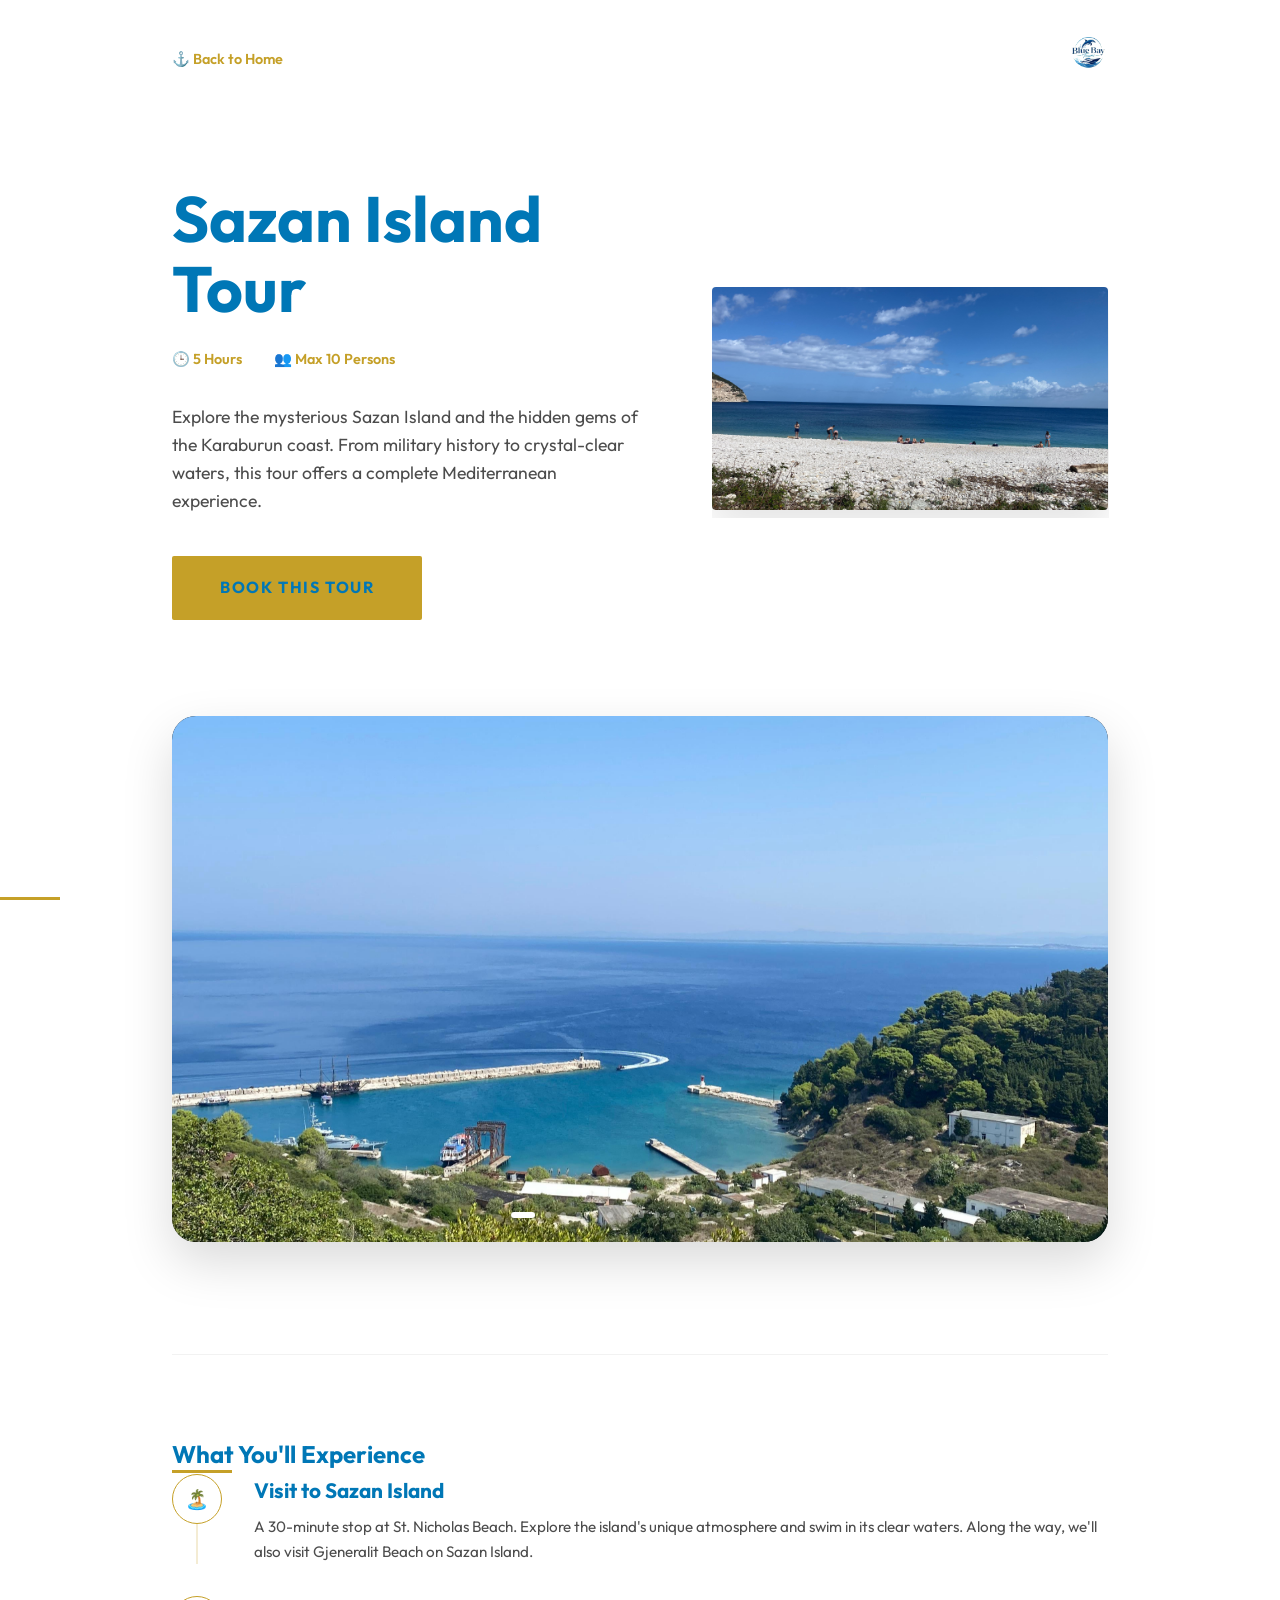
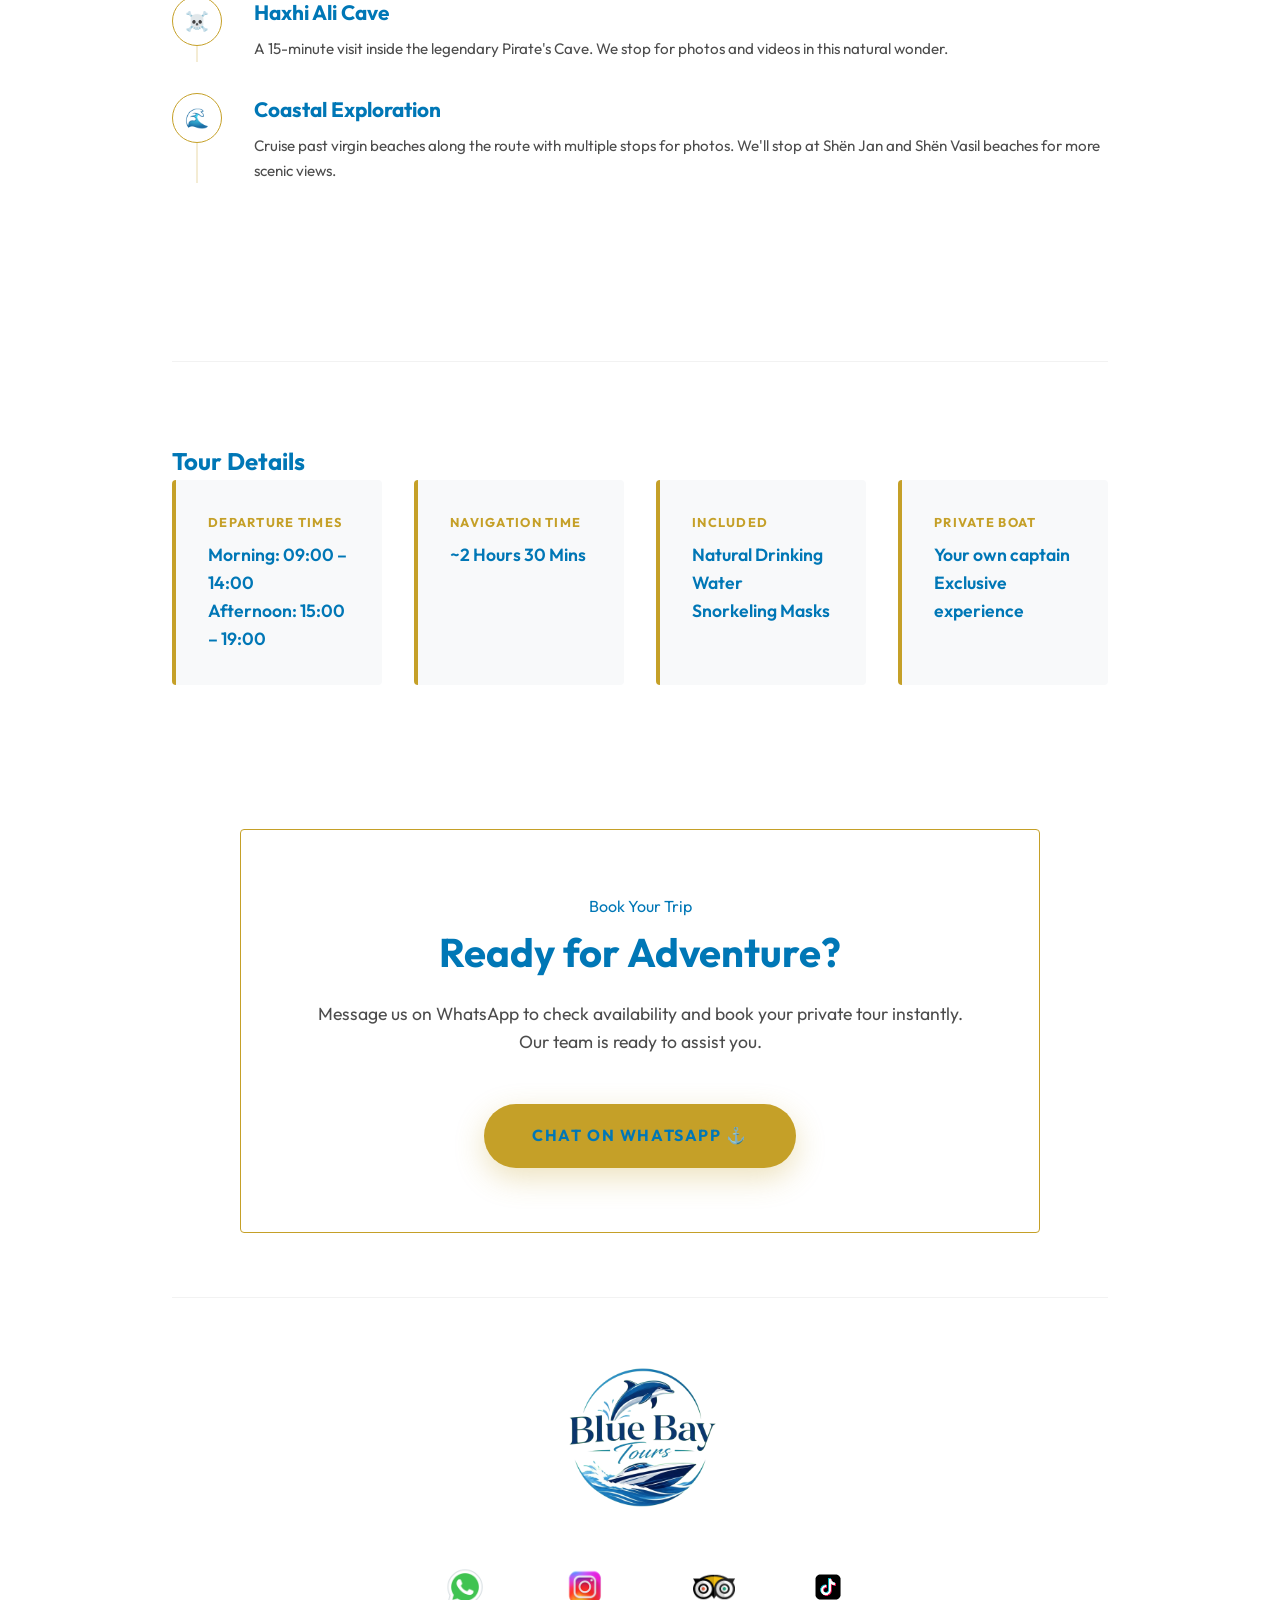
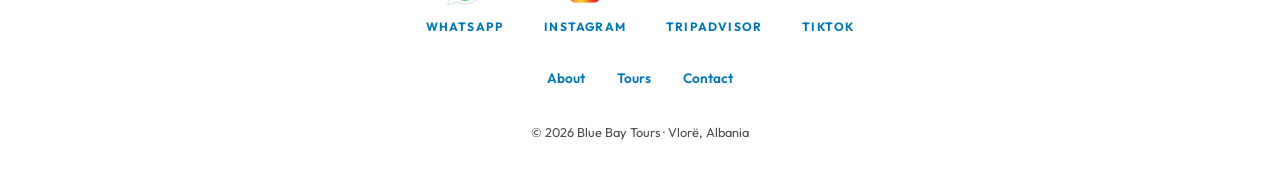
<file: sazan-island-tour.html>
<!DOCTYPE html>
<html lang="en">
<head>
<meta charset="UTF-8">
<meta name="viewport" content="width=device-width, initial-scale=1.0">
<title>Sazan Island Tour – Blue Bay Tours</title>
<link href="https://fonts.googleapis.com/css2?family=Outfit:wght@300;400;500;600;700&display=swap" rel="stylesheet">
<style>
  :root {
    --pearl: #FFFFFF;
    --navy: #0077B6;
    --gold: #C5A028;
    --gold-light: #E0C158;
    --white: #FFFFFF;
    --black: #000000;
    --white-dim: rgba(0, 0, 0, 0.7);
    --font-main: 'Outfit', sans-serif;
    --transition: 0.5s cubic-bezier(0.23, 1, 0.32, 1);
  }
  *, *::before, *::after { margin: 0; padding: 0; box-sizing: border-box; }
  body {
    background: var(--white);
    color: var(--navy);
    font-family: var(--font-main);
    line-height: 1.6;
    overflow-x: hidden;
  }
  .container { max-width: 1000px; margin: 0 auto; padding: 0 2rem; }
  
  header { padding: 2rem 0; display: flex; align-items: center; justify-content: space-between; }
  .back-link { text-decoration: none; color: var(--gold); font-weight: 600; font-size: 0.9rem; display: flex; align-items: center; gap: 0.5rem; transition: transform 0.3s; }
  .back-link:hover { transform: translateX(-5px); }
  
  .tour-hero { padding: 4rem 0; display: grid; grid-template-columns: 1.2fr 1fr; gap: 4rem; align-items: center; }
  .hero-content h1 { font-size: clamp(2.5rem, 5vw, 4rem); line-height: 1.1; margin-bottom: 1.5rem; font-weight: 700; color: var(--navy); }
  .hero-meta { display: flex; gap: 2rem; margin-bottom: 2rem; }
  .meta-item { display: flex; align-items: center; gap: 0.6rem; font-size: 0.9rem; font-weight: 600; color: var(--gold); }
  .hero-img { width: 100%; border-radius: 4px; box-shadow: 0 20px 40px rgba(0,0,0,0.1); }
  
  .tour-section { padding: 5rem 0; border-top: 1px solid rgba(0,0,0,0.05); }
  .section-title::after { content: ''; position: absolute; bottom: 0; left: 0; width: 60px; height: 3px; background: var(--gold); }
  
  /* ===== REVEAL ANIMATIONS ===== */
  .js-enabled .reveal {
    opacity: 0;
    will-change: transform, opacity, filter, clip-path;
    transition: all 1.2s cubic-bezier(0.16, 1, 0.3, 1);
  }
  .js-enabled .reveal-up { transform: translateY(50px); }
  .js-enabled .reveal-left { transform: translateX(-50px); }
  .js-enabled .reveal-right { transform: translateX(50px); }
  .js-enabled .reveal-scale { transform: scale(0.95); }
  .js-enabled .reveal-blur { filter: blur(8px); }
  
  /* Mask Reveal */
  .mask-wrap { overflow: hidden; display: block; }
  .js-enabled .reveal-mask { transform: translateY(100%); }
  
  /* Image Reveal */
  .js-enabled .reveal-clip { clip-path: inset(100% 0 0 0); }
  
  .reveal.visible {
    opacity: 1 !important;
    transform: translate(0) scale(1) !important;
    filter: blur(0) !important;
    clip-path: inset(0 0 0 0) !important;
  }
  
  .reveal-delay-1 { transition-delay: 0.1s; }
  .reveal-delay-2 { transition-delay: 0.2s; }
  
  @keyframes float { 0%, 100% { transform: translateY(0); } 50% { transform: translateY(-10px); } }
  .float-anim { animation: float 5s ease-in-out infinite; }
  
  .itinerary { display: flex; flex-direction: column; gap: 2rem; }
  .itinerary-item { display: flex; gap: 2rem; position: relative; }
  .itinerary-item::before { content: ''; position: absolute; left: 24px; top: 50px; bottom: -30px; width: 2px; background: rgba(197, 160, 40, 0.2); }
  .itinerary-item:last-child::before { display: none; }
  .itinerary-icon { width: 50px; height: 50px; background: var(--white); color: var(--gold); border: 1px solid var(--gold); border-radius: 50%; display: flex; align-items: center; justify-content: center; font-size: 1.2rem; flex-shrink: 0; z-index: 2; }
  .itinerary-text h3 { margin-bottom: 0.5rem; font-size: 1.3rem; }
  .itinerary-text p { color: var(--white-dim); font-size: 0.95rem; }
  
  .info-grid { display: grid; grid-template-columns: repeat(auto-fit, minmax(200px, 1fr)); gap: 2rem; }
  .info-card { background: #F8F9FA; padding: 2rem; border-radius: 4px; border-left: 4px solid var(--gold); }
  .info-card h4 { font-size: 0.8rem; text-transform: uppercase; letter-spacing: 0.1em; color: var(--gold); margin-bottom: 0.5rem; }
  .info-card p { font-size: 1.1rem; font-weight: 600; }
  
  .booking-box { background: var(--white); color: var(--navy); padding: 4rem; border-radius: 4px; text-align: center; margin-top: 4rem; border: 1px solid var(--gold); }
  .booking-box h2 { font-size: 2.5rem; margin-bottom: 1rem; }
  .booking-box p { color: var(--white-dim); margin-bottom: 2rem; }
  .btn-primary { background: var(--gold); color: var(--navy); text-decoration: none; padding: 1.2rem 3rem; border-radius: 2px; font-weight: 700; font-size: 1rem; text-transform: uppercase; letter-spacing: 0.1em; display: inline-block; transition: all var(--transition); }
  .btn-primary:hover { background: var(--gold-light); transform: translateY(-3px); box-shadow: 0 10px 30px rgba(197, 160, 40, 0.3); }

  @media (max-width: 900px) {
    .tour-hero { grid-template-columns: 1fr; gap: 2rem; text-align: center; }
    .hero-meta { justify-content: center; }
    .hero-content { order: 2; }
    .hero-img-wrap { order: 1; }
    .booking-box { padding: 3rem 2rem; }
    .info-grid { grid-template-columns: 1fr; }
  }

  .footer-socials {
    display: flex;
    justify-content: center;
    gap: 2.5rem;
    margin-bottom: 2rem;
  }
  .social-item {
    display: flex;
    flex-direction: column;
    align-items: center;
    text-decoration: none;
    color: var(--navy);
    transition: transform 0.3s ease;
    gap: 0.6rem;
  }
  .social-item:hover {
    transform: translateY(-5px);
  }
  .social-item img {
    width: 42px;
    height: auto;
  }
  .social-item span {
    font-size: 0.75rem;
    font-weight: 700;
    text-transform: uppercase;
    letter-spacing: 0.1em;
  }
</style>

<link rel="stylesheet" href="apple-slideshow.css">
</head>
<body>

<div class="container">
  <header>
    <a href="index.html" class="back-link">⚓ Back to Home</a>
    <div style="margin-bottom: 0.5rem;"><img src="logo.png" alt="Blue Bay Tours Logo" style="height: 40px; width: auto;"></div>
  </header>

  <section class="tour-hero">
    <div class="hero-content">
      <div class="mask-wrap">
        <h1 class="reveal reveal-mask">Sazan Island Tour</h1>
      </div>
      <div class="hero-meta reveal reveal-up reveal-delay-1">
        <div class="meta-item">🕒 5 Hours</div>
        <div class="meta-item">👥 Max 10 Persons</div>
      </div>
      <p class="reveal reveal-up reveal-delay-2" style="font-size: 1.1rem; color: var(--white-dim); margin-bottom: 2.5rem;">Explore the mysterious Sazan Island and the hidden gems of the Karaburun coast. From military history to crystal-clear waters, this tour offers a complete Mediterranean experience.</p>
      <a href="#book" class="btn-primary reveal reveal-up reveal-delay-3">Book This Tour</a>
    </div>
    <div class="hero-img-wrap reveal reveal-clip" data-tour-id="sazan">
      <img src="tour2 display pic.jpeg" alt="Sazan Island" class="hero-img">
    </div>
  </section>

  <!-- APPLE-STYLE SLIDESHOW SECTION -->
  <section class="tour-section" style="padding-top: 0; border: none;">
    <div id="apple-slideshow" data-tour-id="sazan" data-tour-name="Sazan Island"></div>
  </section>

  <section class="tour-section">
    <div class="mask-wrap">
      <h2 class="section-title reveal reveal-mask">What You'll Experience</h2>
    </div>
    <div class="itinerary reveal-grid">
      <div class="itinerary-item reveal reveal-up">
        <div class="itinerary-icon">🏝️</div>
        <div class="itinerary-text">
          <h3>Visit to Sazan Island</h3>
          <p>A 30-minute stop at St. Nicholas Beach. Explore the island's unique atmosphere and swim in its clear waters. Along the way, we'll also visit Gjeneralit Beach on Sazan Island.</p>
        </div>
      </div>
      <div class="itinerary-item reveal reveal-up">
        <div class="itinerary-icon">☠️</div>
        <div class="itinerary-text">
          <h3>Haxhi Ali Cave</h3>
          <p>A 15-minute visit inside the legendary Pirate's Cave. We stop for photos and videos in this natural wonder.</p>
        </div>
      </div>
      <div class="itinerary-item reveal reveal-up">
        <div class="itinerary-icon">🌊</div>
        <div class="itinerary-text">
          <h3>Coastal Exploration</h3>
          <p>Cruise past virgin beaches along the route with multiple stops for photos. We'll stop at Shën Jan and Shën Vasil beaches for more scenic views.</p>
        </div>
      </div>
      <div class="itinerary-item reveal reveal-up">
        <div class="itinerary-icon">🏖️</div>
        <div class="itinerary-text">
          <h3>Final Destination: Zhanpovel Beach</h3>
          <p>The ultimate relaxation stop. Enjoy the umbrellas, sunbeds, and a grill bar serving traditional food with fresh meat and seafood.</p>
        </div>
      </div>
    </div>
  </section>

  <section class="tour-section">
    <h2 class="section-title">Tour Details</h2>
    <div class="info-grid">
      <div class="info-card">
        <h4>Departure Times</h4>
        <p>Morning: 09:00 – 14:00</p>
        <p>Afternoon: 15:00 – 19:00</p>
      </div>
      <div class="info-card">
        <h4>Navigation Time</h4>
        <p>~2 Hours 30 Mins</p>
      </div>
      <div class="info-card">
        <h4>Included</h4>
        <p>Natural Drinking Water</p>
        <p>Snorkeling Masks</p>
      </div>
      <div class="info-card">
        <h4>Private Boat</h4>
        <p>Your own captain</p>
        <p>Exclusive experience</p>
      </div>
    </div>
  </section>



  <section class="booking-box reveal" id="book" style="text-align: center; max-width: 800px; margin: 4rem auto;">
    <span class="section-label">Book Your Trip</span>
    <h2 style="font-family: var(--font-display); font-size: 2.5rem; color: var(--navy); margin-bottom: 1rem;">Ready for Adventure?</h2>
    <p style="color: var(--white-dim); font-size: 1.1rem; margin-bottom: 3rem;">Message us on WhatsApp to check availability and book your private tour instantly. Our team is ready to assist you.</p>
    <a href="https://wa.me/355692242662?text=I'm%20interested%20in%20the%20Sazan%20Island%20Tour" target="_blank" class="btn-primary" style="padding: 1.2rem 3rem; border-radius: 50px; font-size: 1rem; box-shadow: 0 10px 30px rgba(197, 160, 40, 0.3);">Chat on WhatsApp ⚓</a>
  </section>

  <footer style="padding: 3rem 0 2rem; text-align: center; border-top: 1px solid rgba(0,0,0,0.05); margin-top: 4rem;">
    <div style="margin-bottom: 2rem;"><img src="logo.png" alt="Blue Bay Tours Logo" style="height: 180px; width: auto;"></div>
    
    <div class="footer-socials">
      <a href="https://wa.me/355692242662" target="_blank" class="social-item">
        <img src="icons8-whatsapp-96.png" alt="WhatsApp">
        <span>WhatsApp</span>
      </a>
      <a href="https://www.instagram.com/blue_bay_tour/" target="_blank" class="social-item">
        <img src="icons8-instagram-94.png" alt="Instagram">
        <span>Instagram</span>
      </a>
      <a href="https://www.tripadvisor.com/Attraction_Review-g678774-d33150399-Reviews-Blue_Bay_Tours_Vlora-Vlore_Vlore_County.html" target="_blank" class="social-item">
        <img src="icons8-tripadvisor-96.png" alt="TripAdvisor">
        <span>TripAdvisor</span>
      </a>
      <a href="https://www.tiktok.com/@blue_bay_tours" target="_blank" class="social-item">
        <img src="tik tok.png" alt="TikTok">
        <span>TikTok</span>
      </a>
    </div>

    <div style="display: flex; justify-content: center; gap: 2rem; margin-bottom: 2rem;">
      <a href="index.html#about" style="color: var(--navy); text-decoration: none; font-size: 0.85rem; font-weight: 600;">About</a>
      <a href="index.html#tours" style="color: var(--navy); text-decoration: none; font-size: 0.85rem; font-weight: 600;">Tours</a>
      <a href="index.html#contact" style="color: var(--navy); text-decoration: none; font-size: 0.85rem; font-weight: 600;">Contact</a>
    </div>
    <p style="color: var(--white-dim); font-size: 0.8rem;">&copy; 2026 Blue Bay Tours · Vlorë, Albania</p>
  </footer>

</div>

<script>
  // ===== REVEAL ON SCROLL =====
  document.documentElement.classList.add('js-enabled');

  const io = new IntersectionObserver((entries) => {
    entries.forEach(e => {
      if (e.isIntersecting) {
        revealElement(e.target);
        io.unobserve(e.target);
      }
    });
  }, { threshold: 0.01 });

  function revealElement(el) {
    el.classList.add('visible');
    if (el.classList.contains('reveal-grid')) {
      Array.from(el.children).forEach((child, i) => {
        setTimeout(() => {
          child.classList.add('visible');
          child.style.opacity = '1';
          child.style.transform = 'translate(0) scale(1)';
          child.style.clipPath = 'inset(0 0 0 0)';
        }, i * 150);
      });
    }
  }

  const reveals = document.querySelectorAll('.reveal');
  reveals.forEach(el => {
    const rect = el.getBoundingClientRect();
    if (rect.top < window.innerHeight && rect.bottom > 0) {
      revealElement(el);
    } else {
      io.observe(el);
    }
  });
</script>

<!-- Dynamic Gallery Scripts -->
<script src="gallery-config.js"></script>
<script src="apple-slideshow.js"></script>
<script src="gallery.js"></script>

</body>
</html>
</file>
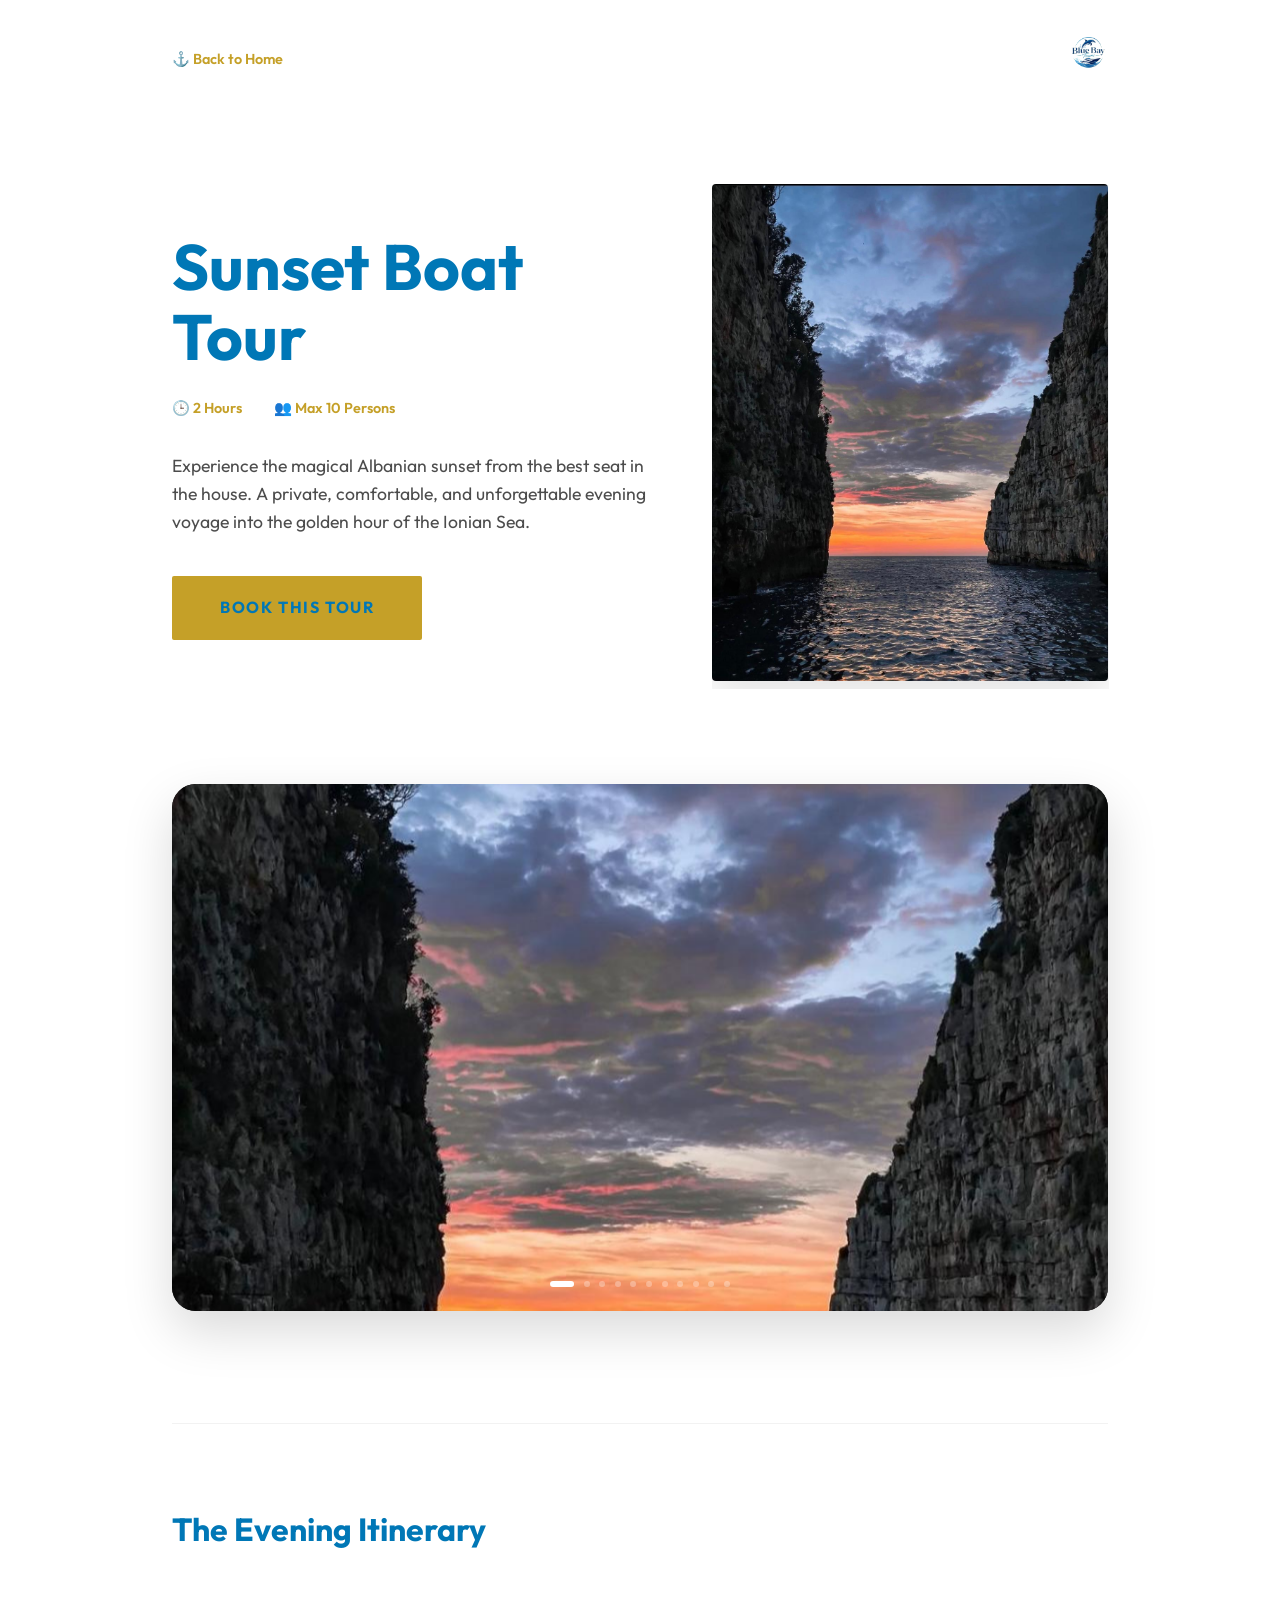
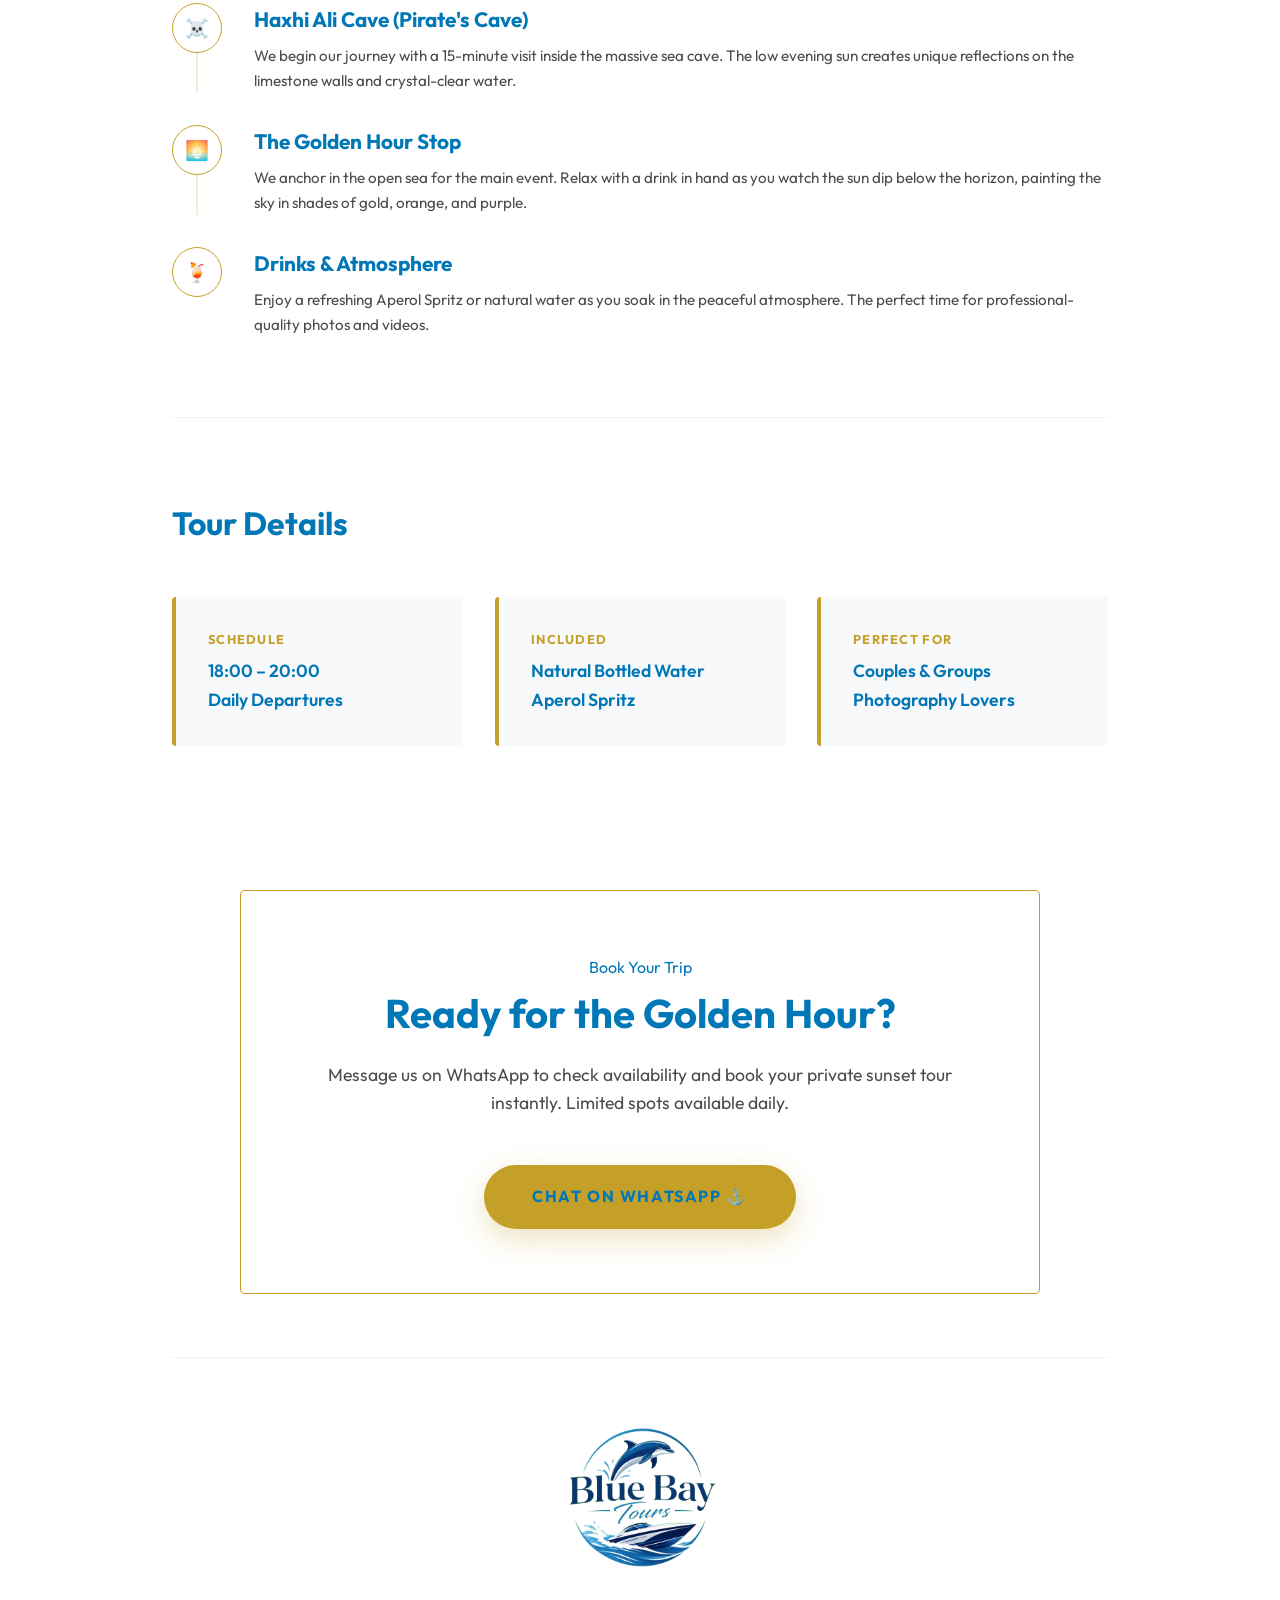
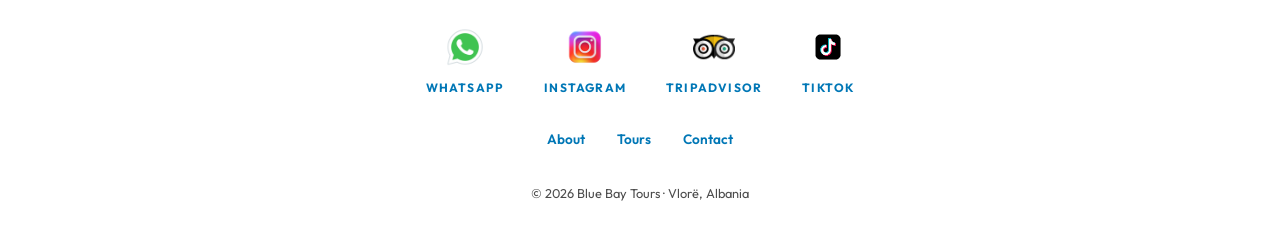
<file: sunset-tour.html>
<!DOCTYPE html>
<html lang="en">
<head>
<meta charset="UTF-8">
<meta name="viewport" content="width=device-width, initial-scale=1.0">
<title>Sunset Boat Tour – Blue Bay Tours</title>
<link href="https://fonts.googleapis.com/css2?family=Outfit:wght@300;400;500;600;700&display=swap" rel="stylesheet">
<style>
  :root {
    --pearl: #FFFFFF;
    --navy: #0077B6;
    --gold: #C5A028;
    --gold-light: #E0C158;
    --white: #FFFFFF;
    --black: #000000;
    --white-dim: rgba(0, 0, 0, 0.7);
    --font-main: 'Outfit', sans-serif;
    --transition: 0.5s cubic-bezier(0.23, 1, 0.32, 1);
  }
  *, *::before, *::after { margin: 0; padding: 0; box-sizing: border-box; }
  body {
    background: var(--white);
    color: var(--navy);
    font-family: var(--font-main);
    line-height: 1.6;
    overflow-x: hidden;
  }
  .container { max-width: 1000px; margin: 0 auto; padding: 0 2rem; }
  
  header { padding: 2rem 0; display: flex; align-items: center; justify-content: space-between; }
  .back-link { text-decoration: none; color: var(--gold); font-weight: 600; font-size: 0.9rem; display: flex; align-items: center; gap: 0.5rem; transition: transform 0.3s; }
  .back-link:hover { transform: translateX(-5px); }
  
  .tour-hero { padding: 4rem 0; display: grid; grid-template-columns: 1.2fr 1fr; gap: 4rem; align-items: center; }
  .hero-content h1 { font-size: clamp(2.5rem, 5vw, 4rem); line-height: 1.1; margin-bottom: 1.5rem; font-weight: 700; color: var(--navy); }
  .hero-meta { display: flex; gap: 2rem; margin-bottom: 2rem; }
  .meta-item { display: flex; align-items: center; gap: 0.6rem; font-size: 0.9rem; font-weight: 600; color: var(--gold); }
  .hero-img { width: 100%; border-radius: 4px; box-shadow: 0 20px 40px rgba(0,0,0,0.1); }
  
  .tour-section { padding: 5rem 0; border-top: 1px solid rgba(0,0,0,0.05); }
  .section-title { margin-bottom: 3rem; font-size: 2rem; position: relative; }
  .section-title::after { content: ''; position: absolute; bottom: -10px; left: 0; width: 60px; height: 3px; background: var(--gold); }
  
  /* ===== REVEAL ANIMATIONS ===== */
  .js-enabled .reveal {
    opacity: 0;
    will-change: transform, opacity, filter, clip-path;
    transition: all 1.2s cubic-bezier(0.16, 1, 0.3, 1);
  }
  .js-enabled .reveal-up { transform: translateY(50px); }
  .js-enabled .reveal-left { transform: translateX(-50px); }
  .js-enabled .reveal-right { transform: translateX(50px); }
  .js-enabled .reveal-scale { transform: scale(0.95); }
  .js-enabled .reveal-blur { filter: blur(8px); }
  
  .mask-wrap { overflow: hidden; display: block; }
  .js-enabled .reveal-mask { transform: translateY(100%); }
  
  .js-enabled .reveal-clip { clip-path: inset(100% 0 0 0); }
  
  .reveal.visible {
    opacity: 1 !important;
    transform: translate(0) scale(1) !important;
    filter: blur(0) !important;
    clip-path: inset(0 0 0 0) !important;
  }
  
  .reveal-delay-1 { transition-delay: 0.1s; }
  .reveal-delay-2 { transition-delay: 0.2s; }
  
  .itinerary { display: flex; flex-direction: column; gap: 2rem; }
  .itinerary-item { display: flex; gap: 2rem; position: relative; }
  .itinerary-item::before { content: ''; position: absolute; left: 24px; top: 50px; bottom: -30px; width: 2px; background: rgba(197, 160, 40, 0.2); }
  .itinerary-item:last-child::before { display: none; }
  .itinerary-icon { width: 50px; height: 50px; background: var(--white); color: var(--gold); border: 1px solid var(--gold); border-radius: 50%; display: flex; align-items: center; justify-content: center; font-size: 1.2rem; flex-shrink: 0; z-index: 2; }
  .itinerary-text h3 { margin-bottom: 0.5rem; font-size: 1.3rem; }
  .itinerary-text p { color: var(--white-dim); font-size: 0.95rem; }
  
  .info-grid { display: grid; grid-template-columns: repeat(auto-fit, minmax(200px, 1fr)); gap: 2rem; }
  .info-card { background: #F8F9FA; padding: 2rem; border-radius: 4px; border-left: 4px solid var(--gold); }
  .info-card h4 { font-size: 0.8rem; text-transform: uppercase; letter-spacing: 0.1em; color: var(--gold); margin-bottom: 0.5rem; }
  .info-card p { font-size: 1.1rem; font-weight: 600; }
  
  /* GALLERY GRID */
  .gallery-grid {
    display: grid;
    grid-template-columns: repeat(auto-fill, minmax(280px, 1fr));
    gap: 1.5rem;
    margin-top: 2rem;
  }
  .gallery-item {
    aspect-ratio: 4/5;
    overflow: hidden;
    border-radius: 4px;
    cursor: zoom-in;
  }
  .gallery-item img {
    width: 100%;
    height: 100%;
    object-fit: cover;
    transition: transform 1s var(--transition);
  }
  .gallery-item:hover img {
    transform: scale(1.1);
  }

  .booking-box { background: var(--white); color: var(--navy); padding: 4rem; border-radius: 4px; text-align: center; margin-top: 4rem; border: 1px solid var(--gold); }
  .btn-primary { background: var(--gold); color: var(--navy); text-decoration: none; padding: 1.2rem 3rem; border-radius: 2px; font-weight: 700; font-size: 1rem; text-transform: uppercase; letter-spacing: 0.1em; display: inline-block; transition: all var(--transition); }
  .btn-primary:hover { background: var(--gold-light); transform: translateY(-3px); box-shadow: 0 10px 30px rgba(197, 160, 40, 0.3); }

  @media (max-width: 900px) {
    .tour-hero { grid-template-columns: 1fr; gap: 2rem; text-align: center; }
    .hero-meta { justify-content: center; }
    .hero-content { order: 2; }
    .hero-img-wrap { order: 1; }
    .booking-box { padding: 3rem 2rem; }
    .info-grid { grid-template-columns: 1fr; }
  }

  .footer-socials {
    display: flex;
    justify-content: center;
    gap: 2.5rem;
    margin-bottom: 2rem;
  }
  .social-item {
    display: flex;
    flex-direction: column;
    align-items: center;
    text-decoration: none;
    color: var(--navy);
    transition: transform 0.3s ease;
    gap: 0.6rem;
  }
  .social-item:hover {
    transform: translateY(-5px);
  }
  .social-item img {
    width: 42px;
    height: auto;
  }
  .social-item span {
    font-size: 0.75rem;
    font-weight: 700;
    text-transform: uppercase;
    letter-spacing: 0.1em;
  }
</style>

<link rel="stylesheet" href="apple-slideshow.css">
</head>
<body>

<div class="container">
  <header>
    <a href="index.html" class="back-link">⚓ Back to Home</a>
    <div style="margin-bottom: 0.5rem;"><img src="logo.png" alt="Blue Bay Tours Logo" style="height: 40px; width: auto;"></div>
  </header>

  <section class="tour-hero">
    <div class="hero-content">
      <div class="mask-wrap">
        <h1 class="reveal reveal-mask">Sunset Boat Tour</h1>
      </div>
      <div class="hero-meta reveal reveal-up reveal-delay-1">
        <div class="meta-item">🕒 2 Hours</div>
        <div class="meta-item">👥 Max 10 Persons</div>
      </div>
      <p class="reveal reveal-up reveal-delay-2" style="font-size: 1.1rem; color: var(--white-dim); margin-bottom: 2.5rem;">Experience the magical Albanian sunset from the best seat in the house. A private, comfortable, and unforgettable evening voyage into the golden hour of the Ionian Sea.</p>
      <a href="#book" class="btn-primary reveal reveal-up reveal-delay-3">Book This Tour</a>
    </div>
    <div class="hero-img-wrap reveal reveal-clip" data-tour-id="sunset">
      <img src="sunset/display photo sunset.jpeg" alt="Sunset Boat Tour" class="hero-img">
    </div>
  </section>

  <!-- APPLE-STYLE SLIDESHOW SECTION -->
  <section class="tour-section" style="padding-top: 0; border: none;">
    <div id="apple-slideshow" data-tour-id="sunset" data-tour-name="Sunset Tour"></div>
  </section>

  <section class="tour-section">
    <div class="mask-wrap">
      <h2 class="section-title reveal reveal-mask">The Evening Itinerary</h2>
    </div>
    <div class="itinerary reveal-grid">
      <div class="itinerary-item reveal reveal-up">
        <div class="itinerary-icon">☠️</div>
        <div class="itinerary-text">
          <h3>Haxhi Ali Cave (Pirate's Cave)</h3>
          <p>We begin our journey with a 15-minute visit inside the massive sea cave. The low evening sun creates unique reflections on the limestone walls and crystal-clear water.</p>
        </div>
      </div>
      <div class="itinerary-item reveal reveal-up">
        <div class="itinerary-icon">🌅</div>
        <div class="itinerary-text">
          <h3>The Golden Hour Stop</h3>
          <p>We anchor in the open sea for the main event. Relax with a drink in hand as you watch the sun dip below the horizon, painting the sky in shades of gold, orange, and purple.</p>
        </div>
      </div>
      <div class="itinerary-item reveal reveal-up">
        <div class="itinerary-icon">🍹</div>
        <div class="itinerary-text">
          <h3>Drinks & Atmosphere</h3>
          <p>Enjoy a refreshing Aperol Spritz or natural water as you soak in the peaceful atmosphere. The perfect time for professional-quality photos and videos.</p>
        </div>
      </div>
    </div>
  </section>

  <section class="tour-section">
    <h2 class="section-title reveal reveal-mask">Tour Details</h2>
    <div class="info-grid reveal-grid">
      <div class="info-card reveal reveal-up">
        <h4>Schedule</h4>
        <p>18:00 – 20:00</p>
        <p>Daily Departures</p>
      </div>
      <div class="info-card reveal reveal-up">
        <h4>Included</h4>
        <p>Natural Bottled Water</p>
        <p>Aperol Spritz</p>
      </div>
      <div class="info-card reveal reveal-up">
        <h4>Perfect For</h4>
        <p>Couples & Groups</p>
        <p>Photography Lovers</p>
      </div>
    </div>
  </section>




  <section class="booking-box reveal" id="book" style="text-align: center; max-width: 800px; margin: 4rem auto;">
    <span class="section-label">Book Your Trip</span>
    <h2 style="font-family: var(--font-display); font-size: 2.5rem; color: var(--navy); margin-bottom: 1rem;">Ready for the Golden Hour?</h2>
    <p style="color: var(--white-dim); font-size: 1.1rem; margin-bottom: 3rem;">Message us on WhatsApp to check availability and book your private sunset tour instantly. Limited spots available daily.</p>
    <a href="https://wa.me/355692242662?text=I'm%20interested%20in%20the%20Sunset%20Boat%20Tour" target="_blank" class="btn-primary" style="padding: 1.2rem 3rem; border-radius: 50px; font-size: 1rem; box-shadow: 0 10px 30px rgba(197, 160, 40, 0.3);">Chat on WhatsApp ⚓</a>
  </section>

  <footer style="padding: 3rem 0 2rem; text-align: center; border-top: 1px solid rgba(0,0,0,0.05); margin-top: 4rem;">
    <div style="margin-bottom: 2rem;"><img src="logo.png" alt="Blue Bay Tours Logo" style="height: 180px; width: auto;"></div>
    
    <div class="footer-socials">
      <a href="https://wa.me/355692242662" target="_blank" class="social-item">
        <img src="icons8-whatsapp-96.png" alt="WhatsApp">
        <span>WhatsApp</span>
      </a>
      <a href="https://www.instagram.com/blue_bay_tour/" target="_blank" class="social-item">
        <img src="icons8-instagram-94.png" alt="Instagram">
        <span>Instagram</span>
      </a>
      <a href="https://www.tripadvisor.com/Attraction_Review-g678774-d33150399-Reviews-Blue_Bay_Tours_Vlora-Vlore_Vlore_County.html" target="_blank" class="social-item">
        <img src="icons8-tripadvisor-96.png" alt="TripAdvisor">
        <span>TripAdvisor</span>
      </a>
      <a href="https://www.tiktok.com/@blue_bay_tours" target="_blank" class="social-item">
        <img src="tik tok.png" alt="TikTok">
        <span>TikTok</span>
      </a>
    </div>

    <div style="display: flex; justify-content: center; gap: 2rem; margin-bottom: 2rem;">
      <a href="index.html#about" style="color: var(--navy); text-decoration: none; font-size: 0.85rem; font-weight: 600;">About</a>
      <a href="index.html#tours" style="color: var(--navy); text-decoration: none; font-size: 0.85rem; font-weight: 600;">Tours</a>
      <a href="index.html#contact" style="color: var(--navy); text-decoration: none; font-size: 0.85rem; font-weight: 600;">Contact</a>
    </div>
    <p style="color: var(--white-dim); font-size: 0.8rem;">&copy; 2026 Blue Bay Tours · Vlorë, Albania</p>
  </footer>

</div>

<script>
  document.documentElement.classList.add('js-enabled');

  const io = new IntersectionObserver((entries) => {
    entries.forEach(e => {
      if (e.isIntersecting) {
        revealElement(e.target);
        io.unobserve(e.target);
      }
    });
  }, { threshold: 0.01 });

  function revealElement(el) {
    el.classList.add('visible');
    if (el.classList.contains('reveal-grid')) {
      Array.from(el.children).forEach((child, i) => {
        setTimeout(() => {
          child.classList.add('visible');
          child.style.opacity = '1';
          child.style.transform = 'translate(0) scale(1)';
          child.style.clipPath = 'inset(0 0 0 0)';
        }, i * 150);
      });
    }
  }

  const reveals = document.querySelectorAll('.reveal');
  reveals.forEach(el => {
    const rect = el.getBoundingClientRect();
    if (rect.top < window.innerHeight && rect.bottom > 0) {
      revealElement(el);
    } else {
      io.observe(el);
    }
  });
</script>

<!-- Dynamic Gallery Scripts -->
<script src="gallery-config.js"></script>
<script src="apple-slideshow.js"></script>
<script src="gallery.js"></script>

</body>
</html>
</file>
<file: apple-slideshow.css>
/* 
   Apple-Style Premium Slideshow Component
   Aesthetics: Minimalist, Fluid, High-end
*/

:root {
    --ss-border-radius: 1.5rem; /* rounded-2xl */
    --ss-transition-speed: 0.8s; /* Snappier transition */
    --ss-easing: cubic-bezier(0.4, 0, 0.2, 1);
    --ss-dot-size: 6px;
    --ss-dot-active-width: 24px;
}

.apple-slideshow-container {
    position: relative;
    width: 100%;
    aspect-ratio: 16 / 9;
    background: #000;
    border-radius: var(--ss-border-radius);
    overflow: hidden;
    box-shadow: 0 20px 50px rgba(0, 0, 0, 0.15);
    margin: 2rem 0;
    user-select: none;
}

.apple-slideshow-inner {
    position: absolute;
    inset: 0;
}

.apple-slide {
    position: absolute;
    inset: 0;
    opacity: 0;
    transition: opacity var(--ss-transition-speed) var(--ss-easing);
    overflow: hidden;
}

.apple-slide.active {
    opacity: 1;
    z-index: 1;
}

.apple-slide img {
    width: 100%;
    height: 100%;
    object-fit: cover;
    transform: scale(1);
}

/* Ken Burns Effect */
.apple-slide.active img {
    animation: kenBurns 8s linear forwards;
}

@keyframes kenBurns {
    from { transform: scale(1); }
    to { transform: scale(1.08); }
}

/* Minimalist Controls */
.ss-nav-btn {
    position: absolute;
    top: 50%;
    transform: translateY(-50%);
    width: 48px;
    height: 48px;
    background: rgba(255, 255, 255, 0.1);
    backdrop-filter: blur(8px);
    border: none;
    border-radius: 50%;
    color: white;
    font-size: 1.2rem;
    cursor: pointer;
    z-index: 10;
    display: flex;
    align-items: center;
    justify-content: center;
    opacity: 0;
    transition: opacity 0.3s ease, background 0.3s ease;
}

.apple-slideshow-container:hover .ss-nav-btn {
    opacity: 0.6;
}

.ss-nav-btn:hover {
    opacity: 1 !important;
    background: rgba(255, 255, 255, 0.2);
}

.ss-prev { left: 1.5rem; }
.ss-next { right: 1.5rem; }

/* Indicators */
.ss-indicators {
    position: absolute;
    bottom: 1.5rem;
    left: 50%;
    transform: translateX(-50%);
    display: flex;
    gap: 0.6rem;
    z-index: 10;
}

.ss-dot {
    width: var(--ss-dot-size);
    height: var(--ss-dot-size);
    background: rgba(255, 255, 255, 0.3);
    border-radius: 100px;
    cursor: pointer;
    transition: all 0.4s var(--ss-easing);
}

.ss-dot.active {
    background: white;
    width: var(--ss-dot-active-width);
}

/* Progress Bar (Alternative to dots if preferred) */
.ss-progress-container {
    position: absolute;
    bottom: 0;
    left: 0;
    width: 100%;
    height: 3px;
    background: rgba(255, 255, 255, 0.1);
    z-index: 11;
}

.ss-progress-bar {
    height: 100%;
    background: var(--gold, #C5A028);
    width: 0%;
    transition: width linear;
}

/* Responsive adjustments */
@media (max-width: 768px) {
    .apple-slideshow-container {
        aspect-ratio: 4 / 3; /* Better for mobile */
        border-radius: 1rem;
    }
    .ss-nav-btn {
        display: none; /* Hide arrows on small screens, use touch */
    }
}
</file>
